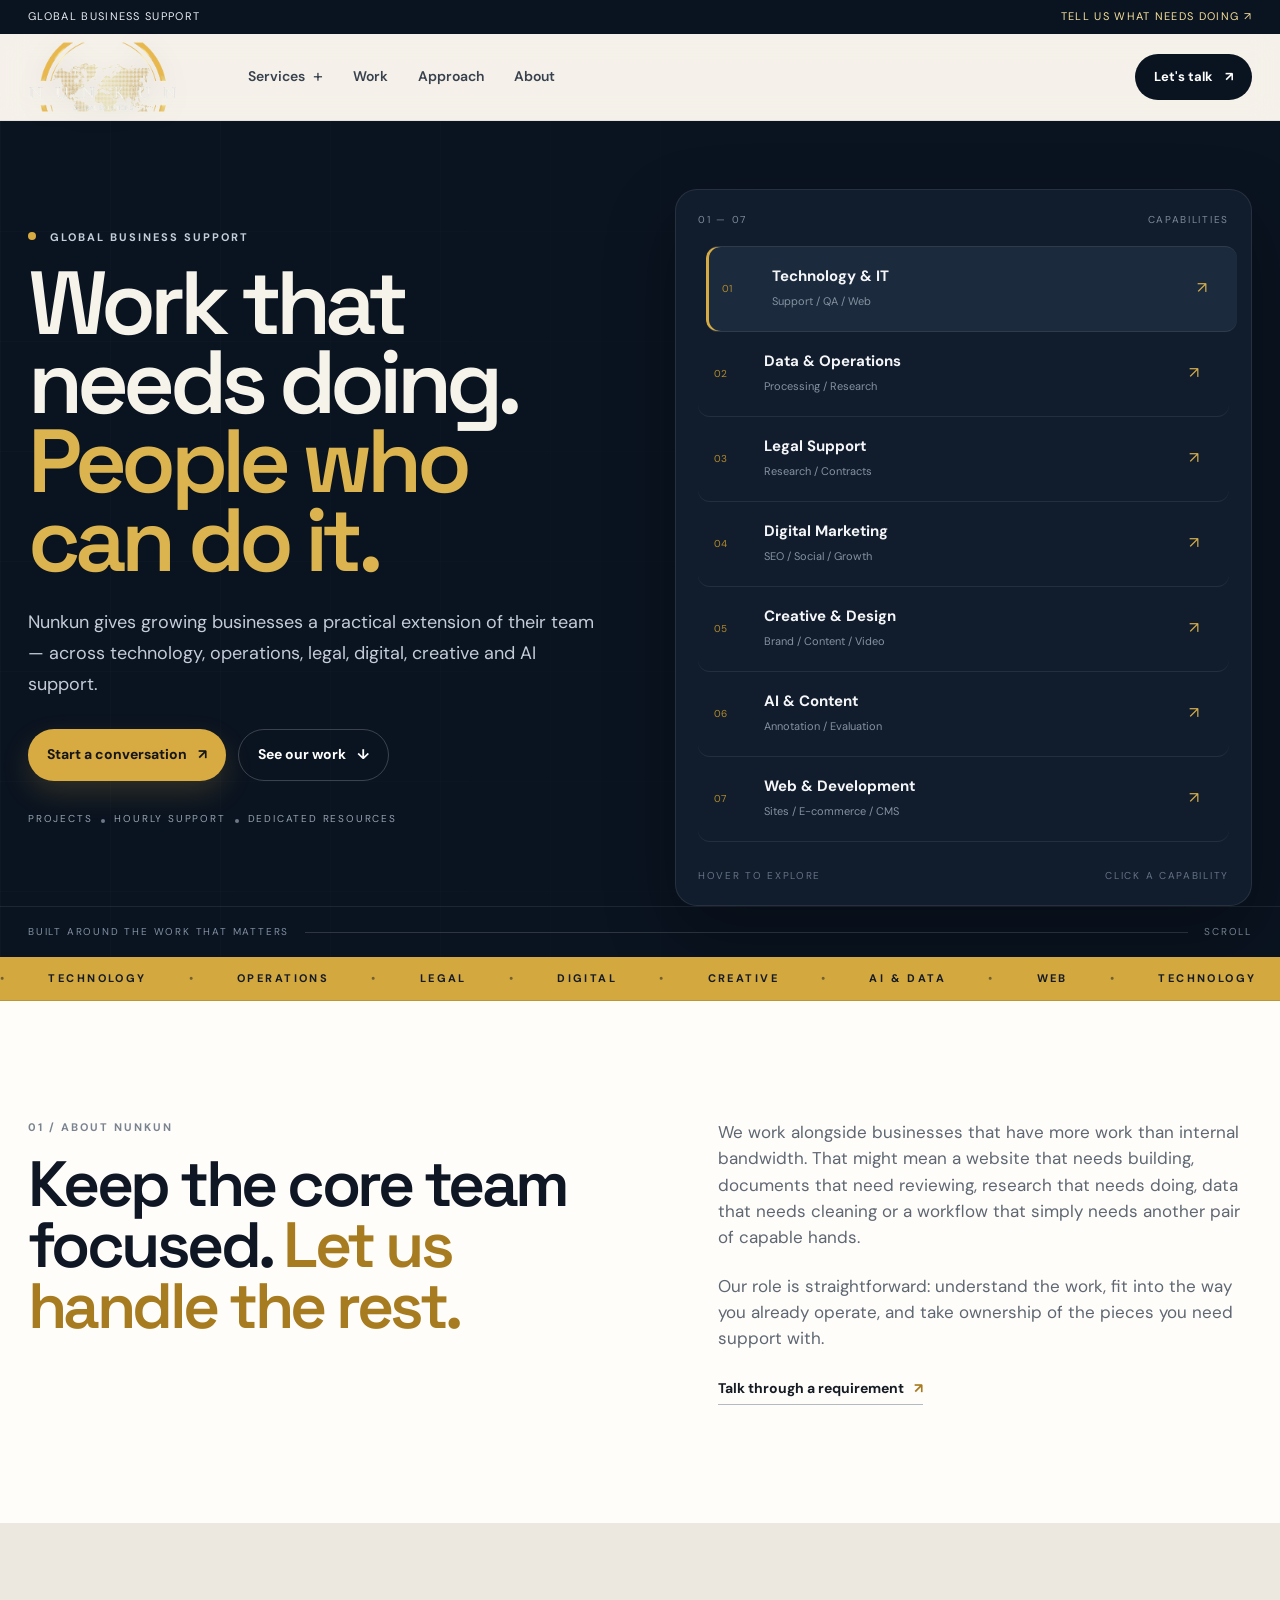
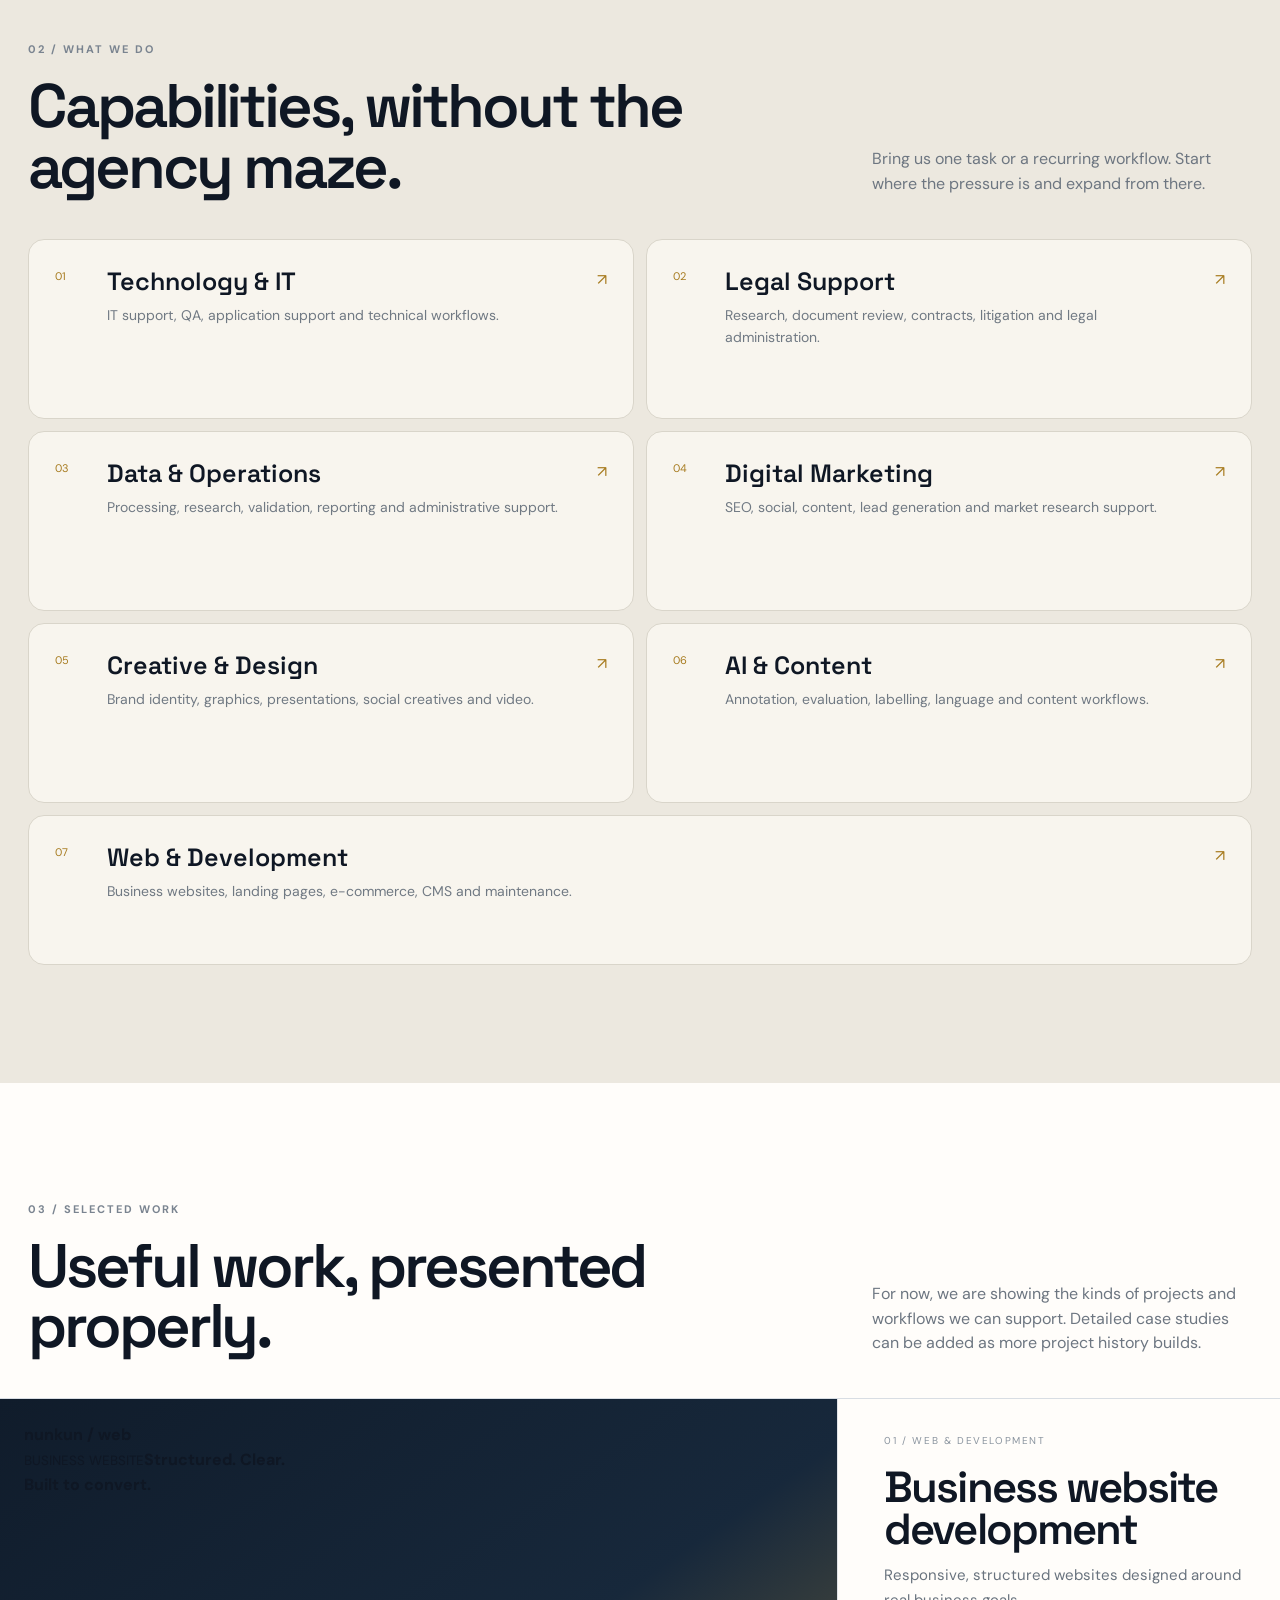
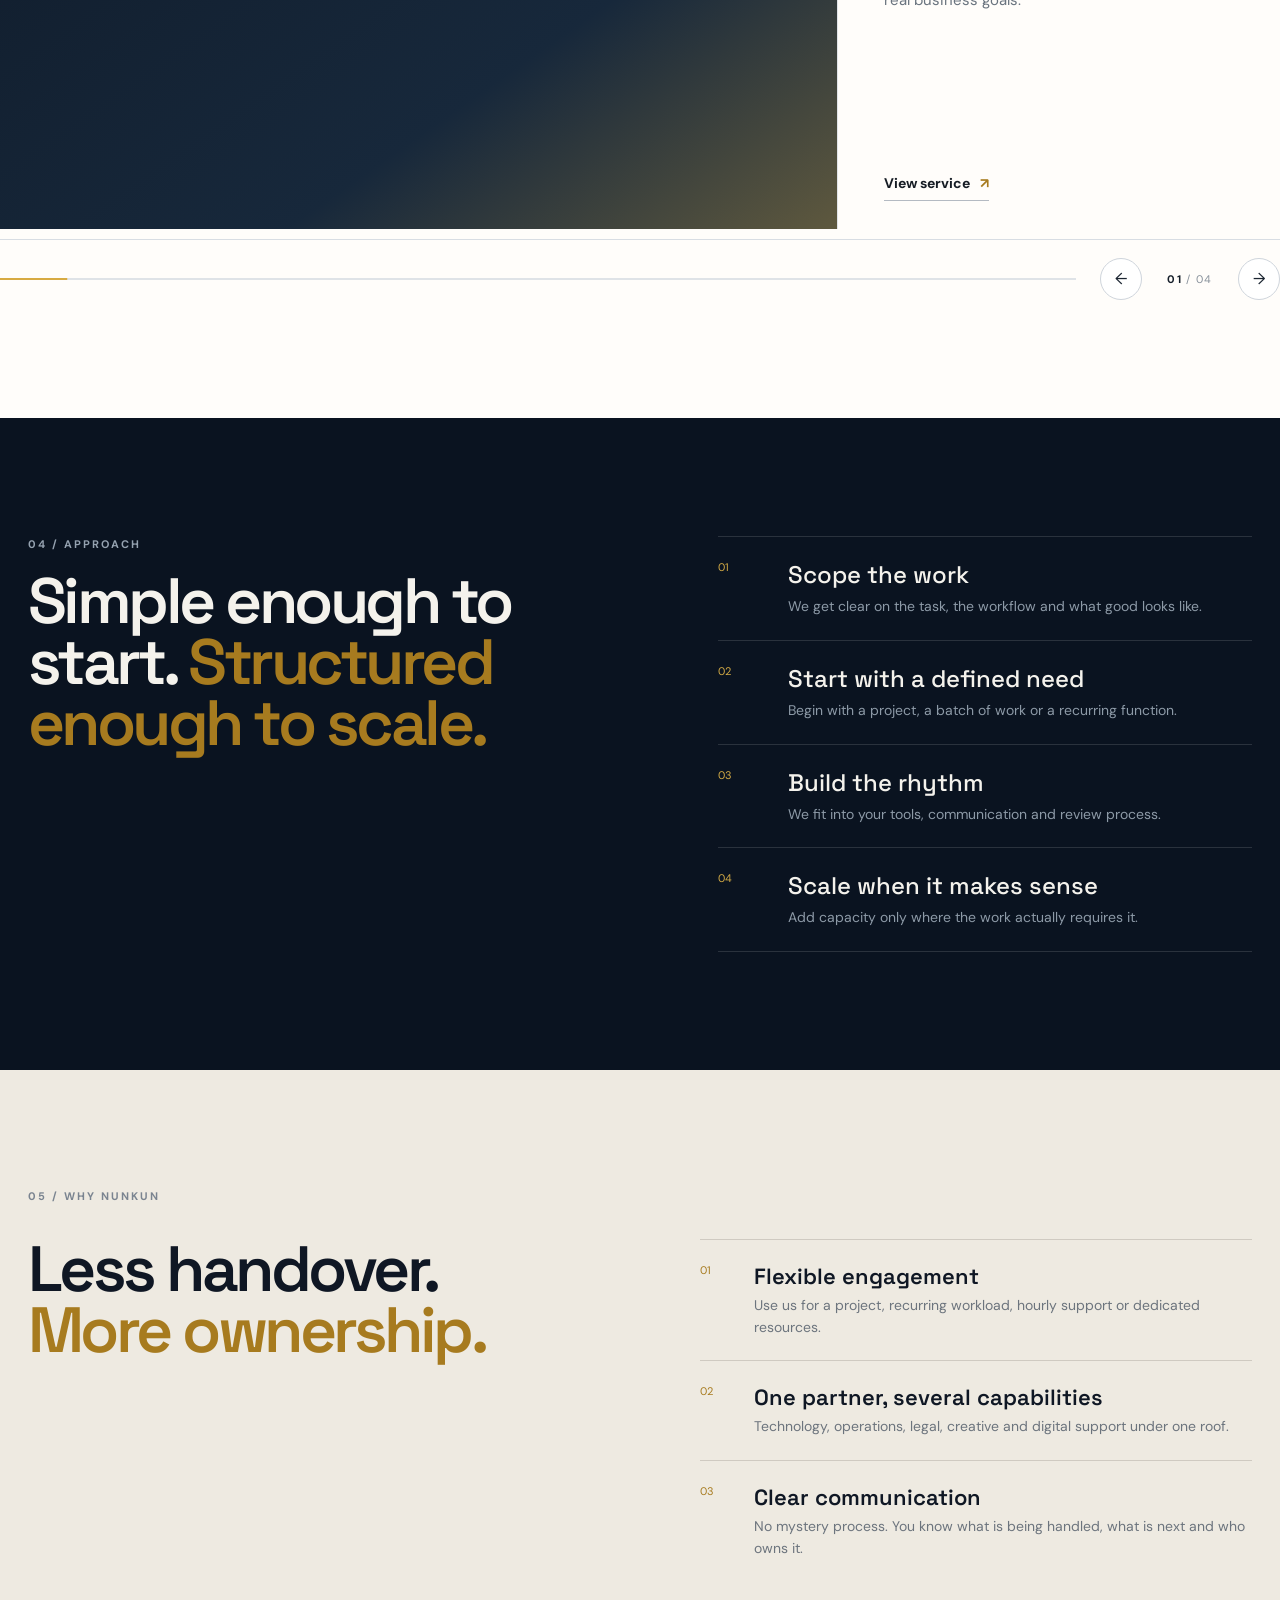
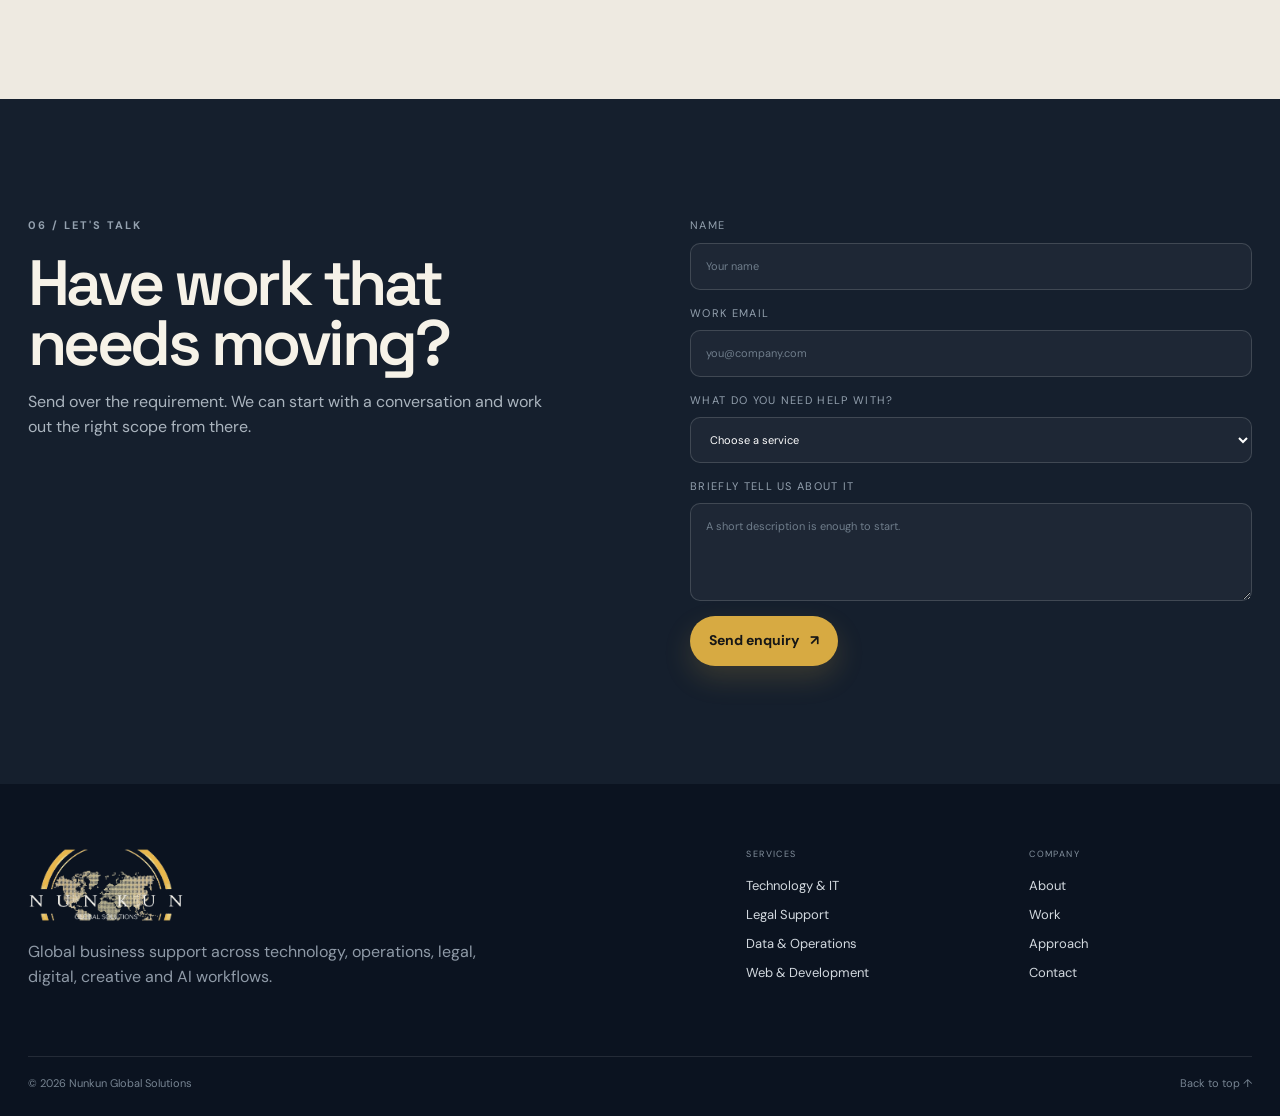
<file: index.html>
<!doctype html>
<html lang="en">
<head>
  <meta charset="utf-8">
  <meta name="viewport" content="width=device-width, initial-scale=1">
  <meta name="description" content="Nunkun Global Solutions helps businesses move important work forward across technology, legal, data, digital, creative and AI support.">
  <meta name="robots" content="index,follow,max-image-preview:large,max-snippet:-1,max-video-preview:-1">
  <meta name="author" content="Nunkun Global Solutions">
  <meta name="keywords" content="outsourcing, business support, IT support, legal support, data operations, digital marketing, web development, AI services, creative services">
  <link rel="canonical" href="https://nunkun-website-v1.vercel.app/">
  <meta property="og:type" content="website">
  <meta property="og:title" content="Nunkun Global Solutions | Business Support & Outsourcing">
  <meta property="og:description" content="A practical extension of your team across technology, legal, data, digital, creative and AI workflows.">
  <meta property="og:url" content="https://nunkun-website-v1.vercel.app/">
  <meta property="og:image" content="https://nunkun-website-v1.vercel.app/assets/nunkun-logo.webp">
  <meta property="og:site_name" content="Nunkun Global Solutions">
  <meta name="twitter:card" content="summary_large_image">
  <meta name="twitter:title" content="Nunkun Global Solutions | Business Support & Outsourcing">
  <meta name="twitter:description" content="Practical technology, legal, data, digital, creative and AI support for growing teams.">
  <title>Nunkun Global Solutions | Business Support & Outsourcing</title>
  <link rel="icon" href="assets/nunkun-logo.webp" type="image/webp">
  <link rel="preconnect" href="https://fonts.googleapis.com">
  <link rel="preconnect" href="https://fonts.gstatic.com" crossorigin>
  <link href="https://fonts.googleapis.com/css2?family=DM+Sans:wght@400;500;600;700&family=Space+Grotesk:wght@400;500;600;700&display=swap" rel="stylesheet">
  <link rel="stylesheet" href="styles.css">
  <script type="application/ld+json">
  {
    "@context":"https://schema.org",
    "@type":"Organization",
    "name":"Nunkun Global Solutions",
    "url":"https://nunkun-website-v1.vercel.app/",
    "logo":"https://nunkun-website-v1.vercel.app/assets/nunkun-logo.webp",
    "description":"Global business support and outsourcing across technology, legal, data, digital, creative and AI workflows.",
    "areaServed":"Worldwide"
  }
  </script>
  <script type="application/ld+json">
  {
    "@context":"https://schema.org",
    "@type":"Service",
    "serviceType":"Business Process Outsourcing and Business Support",
    "provider":{"@type":"Organization","name":"Nunkun Global Solutions"},
    "areaServed":"Worldwide",
    "hasOfferCatalog":{"@type":"OfferCatalog","name":"Nunkun Services","itemListElement":[
      {"@type":"Offer","itemOffered":{"@type":"Service","name":"Technology & IT Support"}},
      {"@type":"Offer","itemOffered":{"@type":"Service","name":"Legal Support"}},
      {"@type":"Offer","itemOffered":{"@type":"Service","name":"Data & Operations"}},
      {"@type":"Offer","itemOffered":{"@type":"Service","name":"Digital Marketing"}},
      {"@type":"Offer","itemOffered":{"@type":"Service","name":"Creative & Design"}},
      {"@type":"Offer","itemOffered":{"@type":"Service","name":"AI & Content"}},
      {"@type":"Offer","itemOffered":{"@type":"Service","name":"Web & Development"}}
    ]}
  }
  </script>
</head>
<body>
  <div class="announcement"><div class="container announcement-inner"><span>GLOBAL BUSINESS SUPPORT</span><a href="#contact">Tell us what needs doing <span>↗</span></a></div></div>
  <header class="site-header" id="top">
    <div class="container nav">
      <a class="brand" href="#top" aria-label="Nunkun Global Solutions home"><img src="assets/nunkun-header-logo-light.webp" alt="Nunkun Global Solutions"></a>
      <nav class="desktop-nav" aria-label="Primary navigation">
        <button class="services-trigger" type="button" aria-expanded="false" aria-controls="services-menu">Services <span>+</span></button>
        <a href="#work">Work</a><a href="#approach">Approach</a><a href="#about">About</a>
      </nav>
      <a class="nav-cta" href="#contact">Let's talk <span>↗</span></a>
      <button class="menu-btn" type="button" aria-label="Open menu" aria-expanded="false"><span></span><span></span></button>
    </div>
    <div class="services-menu" id="services-menu" aria-hidden="true">
      <div class="container mega-grid">
        <div class="mega-intro"><p class="eyebrow">SERVICES</p><h2>One team for the work you don't need to own in-house.</h2><a class="inline-link" href="#services">View all services <span>↗</span></a></div>
        <div class="mega-list">
          <a href="services/technology-it.html"><span>01</span><strong>Technology & IT</strong><small>IT support, QA, application support</small></a>
          <a href="services/legal-support.html"><span>02</span><strong>Legal Support</strong><small>Research, review, contracts, litigation support</small></a>
          <a href="services/data-operations.html"><span>03</span><strong>Data & Operations</strong><small>Processing, research, validation, administration</small></a>
          <a href="services/digital-marketing.html"><span>04</span><strong>Digital Marketing</strong><small>SEO, content, social, lead generation</small></a>
          <a href="services/creative-design.html"><span>05</span><strong>Creative & Design</strong><small>Branding, graphics, presentations, video</small></a>
          <a href="services/ai-data.html"><span>06</span><strong>AI & Content</strong><small>Annotation, evaluation, content, language</small></a>
          <a href="services/web-development.html"><span>07</span><strong>Web & Development</strong><small>Websites, e-commerce, CMS, maintenance</small></a>
        </div>
      </div>
    </div>
    <div class="mobile-menu" aria-hidden="true">
      <a href="#services">Services</a><a href="#work">Work</a><a href="#approach">Approach</a><a href="#about">About</a><a href="#contact">Contact</a>
      <details><summary>Service categories</summary><a href="services/technology-it.html">Technology & IT</a><a href="services/legal-support.html">Legal Support</a><a href="services/data-operations.html">Data & Operations</a><a href="services/digital-marketing.html">Digital Marketing</a><a href="services/creative-design.html">Creative & Design</a><a href="services/ai-data.html">AI & Content</a><a href="services/web-development.html">Web & Development</a></details>
    </div>
  </header>

  <main>
    <section class="hero" aria-labelledby="hero-title">
      <div class="container hero-grid">
        <div class="hero-copy reveal">
          <p class="eyebrow"><span class="dot"></span> GLOBAL BUSINESS SUPPORT</p>
          <h1 id="hero-title">Work that needs doing.<br><em>People who can do it.</em></h1>
          <p class="hero-lead">Nunkun gives growing businesses a practical extension of their team — across technology, operations, legal, digital, creative and AI support.</p>
          <div class="hero-actions"><a class="btn btn-primary" href="#contact">Start a conversation <span>↗</span></a><a class="btn btn-secondary" href="#work">See our work <span>↓</span></a></div>
          <div class="hero-meta"><span>PROJECTS</span><span>HOURLY SUPPORT</span><span>DEDICATED RESOURCES</span></div>
        </div>
        <div class="hero-panel reveal reveal-delay" aria-label="Nunkun capabilities overview">
          <div class="panel-top"><span>01 — 07</span><span>CAPABILITIES</span></div>
          <div class="service-rail" id="heroServices">
            <a class="service-item active" href="services/technology-it.html"><span class="num">01</span><div><strong>Technology & IT</strong><small>Support / QA / Web</small></div><span class="arrow">↗</span></a>
            <a class="service-item" href="services/data-operations.html"><span class="num">02</span><div><strong>Data & Operations</strong><small>Processing / Research</small></div><span class="arrow">↗</span></a>
            <a class="service-item" href="services/legal-support.html"><span class="num">03</span><div><strong>Legal Support</strong><small>Research / Contracts</small></div><span class="arrow">↗</span></a>
            <a class="service-item" href="services/digital-marketing.html"><span class="num">04</span><div><strong>Digital Marketing</strong><small>SEO / Social / Growth</small></div><span class="arrow">↗</span></a>
            <a class="service-item" href="services/creative-design.html"><span class="num">05</span><div><strong>Creative & Design</strong><small>Brand / Content / Video</small></div><span class="arrow">↗</span></a>
            <a class="service-item" href="services/ai-data.html"><span class="num">06</span><div><strong>AI & Content</strong><small>Annotation / Evaluation</small></div><span class="arrow">↗</span></a>
            <a class="service-item" href="services/web-development.html"><span class="num">07</span><div><strong>Web & Development</strong><small>Sites / E-commerce / CMS</small></div><span class="arrow">↗</span></a>
          </div>
          <div class="panel-foot"><span>Hover to explore</span><span>Click a capability</span></div>
        </div>
      </div>
      <div class="hero-bottom-line"><div class="container"><span>BUILT AROUND THE WORK THAT MATTERS</span><span class="line"></span><span>SCROLL</span></div></div>
    </section>

    <section class="marquee-strip" aria-hidden="true"><div class="marquee-track"><span>TECHNOLOGY</span><span>OPERATIONS</span><span>LEGAL</span><span>DIGITAL</span><span>CREATIVE</span><span>AI & DATA</span><span>WEB</span><span>TECHNOLOGY</span><span>OPERATIONS</span><span>LEGAL</span><span>DIGITAL</span><span>CREATIVE</span><span>AI & DATA</span><span>WEB</span></div></section>

    <section class="intro section" id="about">
      <div class="container two-col">
        <div><p class="eyebrow">01 / ABOUT NUNKUN</p><h2>Keep the core team focused. <em>Let us handle the rest.</em></h2></div>
        <div class="copy-column"><p>We work alongside businesses that have more work than internal bandwidth. That might mean a website that needs building, documents that need reviewing, research that needs doing, data that needs cleaning or a workflow that simply needs another pair of capable hands.</p><p>Our role is straightforward: understand the work, fit into the way you already operate, and take ownership of the pieces you need support with.</p><a class="inline-link" href="#contact">Talk through a requirement <span>↗</span></a></div>
      </div>
    </section>

    <section class="services section" id="services">
      <div class="container section-head"><div><p class="eyebrow">02 / WHAT WE DO</p><h2>Capabilities, without the agency maze.</h2></div><p>Bring us one task or a recurring workflow. Start where the pressure is and expand from there.</p></div>
      <div class="container service-grid">
        <a class="service-card" href="services/technology-it.html"><span>01</span><div><h3>Technology & IT</h3><p>IT support, QA, application support and technical workflows.</p></div><span class="card-arrow">↗</span></a>
        <a class="service-card" href="services/legal-support.html"><span>02</span><div><h3>Legal Support</h3><p>Research, document review, contracts, litigation and legal administration.</p></div><span class="card-arrow">↗</span></a>
        <a class="service-card" href="services/data-operations.html"><span>03</span><div><h3>Data & Operations</h3><p>Processing, research, validation, reporting and administrative support.</p></div><span class="card-arrow">↗</span></a>
        <a class="service-card" href="services/digital-marketing.html"><span>04</span><div><h3>Digital Marketing</h3><p>SEO, social, content, lead generation and market research support.</p></div><span class="card-arrow">↗</span></a>
        <a class="service-card" href="services/creative-design.html"><span>05</span><div><h3>Creative & Design</h3><p>Brand identity, graphics, presentations, social creatives and video.</p></div><span class="card-arrow">↗</span></a>
        <a class="service-card" href="services/ai-data.html"><span>06</span><div><h3>AI & Content</h3><p>Annotation, evaluation, labelling, language and content workflows.</p></div><span class="card-arrow">↗</span></a>
        <a class="service-card service-card-wide" href="services/web-development.html"><span>07</span><div><h3>Web & Development</h3><p>Business websites, landing pages, e-commerce, CMS and maintenance.</p></div><span class="card-arrow">↗</span></a>
      </div>
    </section>

    <section class="work section" id="work">
      <div class="container section-head"><div><p class="eyebrow">03 / SELECTED WORK</p><h2>Useful work, presented properly.</h2></div><p>For now, we are showing the kinds of projects and workflows we can support. Detailed case studies can be added as more project history builds.</p></div>
      <div class="work-slider" data-work-slider>
        <div class="work-viewport">
          <div class="work-track">
            <article class="work-slide is-active">
              <div class="work-visual work-visual-web"><div class="mock-browser"><div class="mock-bar"><span></span><span></span><span></span><b>nunkun / web</b></div><div class="mock-body"><small>BUSINESS WEBSITE</small><strong>Structured. Clear.<br>Built to convert.</strong><div class="mock-blocks"><i></i><i></i><i></i></div></div></div></div>
              <div class="work-slide-meta"><div><span>01 / WEB & DEVELOPMENT</span><h3>Business website development</h3><p>Responsive, structured websites designed around real business goals.</p></div><a class="inline-link" href="services/web-development.html">View service <span>↗</span></a></div>
            </article>
            <article class="work-slide">
              <div class="work-visual work-visual-legal"><div class="document-art"><div class="doc-header"><span>LEGAL RESEARCH</span><span>03</span></div><div class="doc-lines"><i></i><i></i><i class="short"></i><i></i><i class="short"></i><i></i></div><div class="doc-stamp">SUPPORT</div></div></div>
              <div class="work-slide-meta"><div><span>02 / LEGAL & OPERATIONS</span><h3>Research & document support</h3><p>Structured research, summaries and document workflows.</p></div><a class="inline-link" href="services/legal-support.html">View service <span>↗</span></a></div>
            </article>
            <article class="work-slide">
              <div class="work-visual work-visual-data"><div class="data-art"><div class="data-head"><span>DATA OPS</span><span>ACTIVE</span></div><div class="data-grid"> <i></i><i></i><i></i><i></i><i></i><i></i><i></i><i></i><i></i><i></i><i></i><i></i></div><div class="data-foot">VALIDATION · CLEANUP · REPORTING</div></div></div>
              <div class="work-slide-meta"><div><span>03 / DATA & BACK OFFICE</span><h3>Operational data support</h3><p>Processing, validation and research for recurring workflows.</p></div><a class="inline-link" href="services/data-operations.html">View service <span>↗</span></a></div>
            </article>
            <article class="work-slide">
              <div class="work-visual work-visual-creative"><div class="creative-art"><span>BRAND SYSTEM</span><b>SHAPES<br>THAT<br>WORK.</b><i></i><i></i><i></i></div></div>
              <div class="work-slide-meta"><div><span>04 / CREATIVE & DESIGN</span><h3>Brand & digital creative</h3><p>Identity systems, presentations, social assets and digital content.</p></div><a class="inline-link" href="services/creative-design.html">View service <span>↗</span></a></div>
            </article>
          </div>
        </div>
        <div class="work-controls">
          <div class="work-progress"><span class="work-progress-fill"></span></div>
          <div class="work-nav"><button type="button" class="work-arrow work-prev" aria-label="Previous project">←</button><span class="work-count"><b>01</b> / 04</span><button type="button" class="work-arrow work-next" aria-label="Next project">→</button></div>
        </div>
      </div>
    </section>

    <section class="approach section" id="approach">
      <div class="container two-col approach-grid"><div><p class="eyebrow">04 / APPROACH</p><h2>Simple enough to start. <em>Structured enough to scale.</em></h2></div><div class="steps"><div class="step"><span>01</span><div><h3>Scope the work</h3><p>We get clear on the task, the workflow and what good looks like.</p></div></div><div class="step"><span>02</span><div><h3>Start with a defined need</h3><p>Begin with a project, a batch of work or a recurring function.</p></div></div><div class="step"><span>03</span><div><h3>Build the rhythm</h3><p>We fit into your tools, communication and review process.</p></div></div><div class="step"><span>04</span><div><h3>Scale when it makes sense</h3><p>Add capacity only where the work actually requires it.</p></div></div></div></div>
    </section>

    <section class="why section"><div class="container"><p class="eyebrow">05 / WHY NUNKUN</p><div class="why-grid"><div><h2>Less handover.<br><em>More ownership.</em></h2></div><div class="why-list"><div><span>01</span><h3>Flexible engagement</h3><p>Use us for a project, recurring workload, hourly support or dedicated resources.</p></div><div><span>02</span><h3>One partner, several capabilities</h3><p>Technology, operations, legal, creative and digital support under one roof.</p></div><div><span>03</span><h3>Clear communication</h3><p>No mystery process. You know what is being handled, what is next and who owns it.</p></div></div></div></div></section>

    <section class="contact section" id="contact"><div class="container contact-box"><div><p class="eyebrow">06 / LET'S TALK</p><h2>Have work that needs moving?</h2><p>Send over the requirement. We can start with a conversation and work out the right scope from there.</p></div><form class="contact-form" action="mailto:hello@nunkun.com" method="post" enctype="text/plain"><label>Name<input name="name" type="text" placeholder="Your name" required></label><label>Work email<input name="email" type="email" placeholder="you@company.com" required></label><label>What do you need help with?<select name="service"><option>Choose a service</option><option>Technology & IT</option><option>Legal Support</option><option>Data & Operations</option><option>Digital Marketing</option><option>Creative & Design</option><option>AI & Content</option><option>Web & Development</option></select></label><label>Briefly tell us about it<textarea name="message" rows="4" placeholder="A short description is enough to start."></textarea></label><button class="btn btn-primary" type="submit">Send enquiry <span>↗</span></button></form></div></section>
  </main>

  <footer class="site-footer"><div class="container footer-top"><div><img src="assets/nunkun-header-logo-light.webp" alt="Nunkun Global Solutions" class="footer-logo"><p>Global business support across technology, operations, legal, digital, creative and AI workflows.</p></div><div class="footer-links"><div><span>SERVICES</span><a href="services/technology-it.html">Technology & IT</a><a href="services/legal-support.html">Legal Support</a><a href="services/data-operations.html">Data & Operations</a><a href="services/web-development.html">Web & Development</a></div><div><span>COMPANY</span><a href="#about">About</a><a href="#work">Work</a><a href="#approach">Approach</a><a href="#contact">Contact</a></div></div></div><div class="container footer-bottom"><span>© <span id="year"></span> Nunkun Global Solutions</span><a href="#top">Back to top ↑</a></div></footer>

  <script src="script.js"></script>
</body>
</html>
</file>
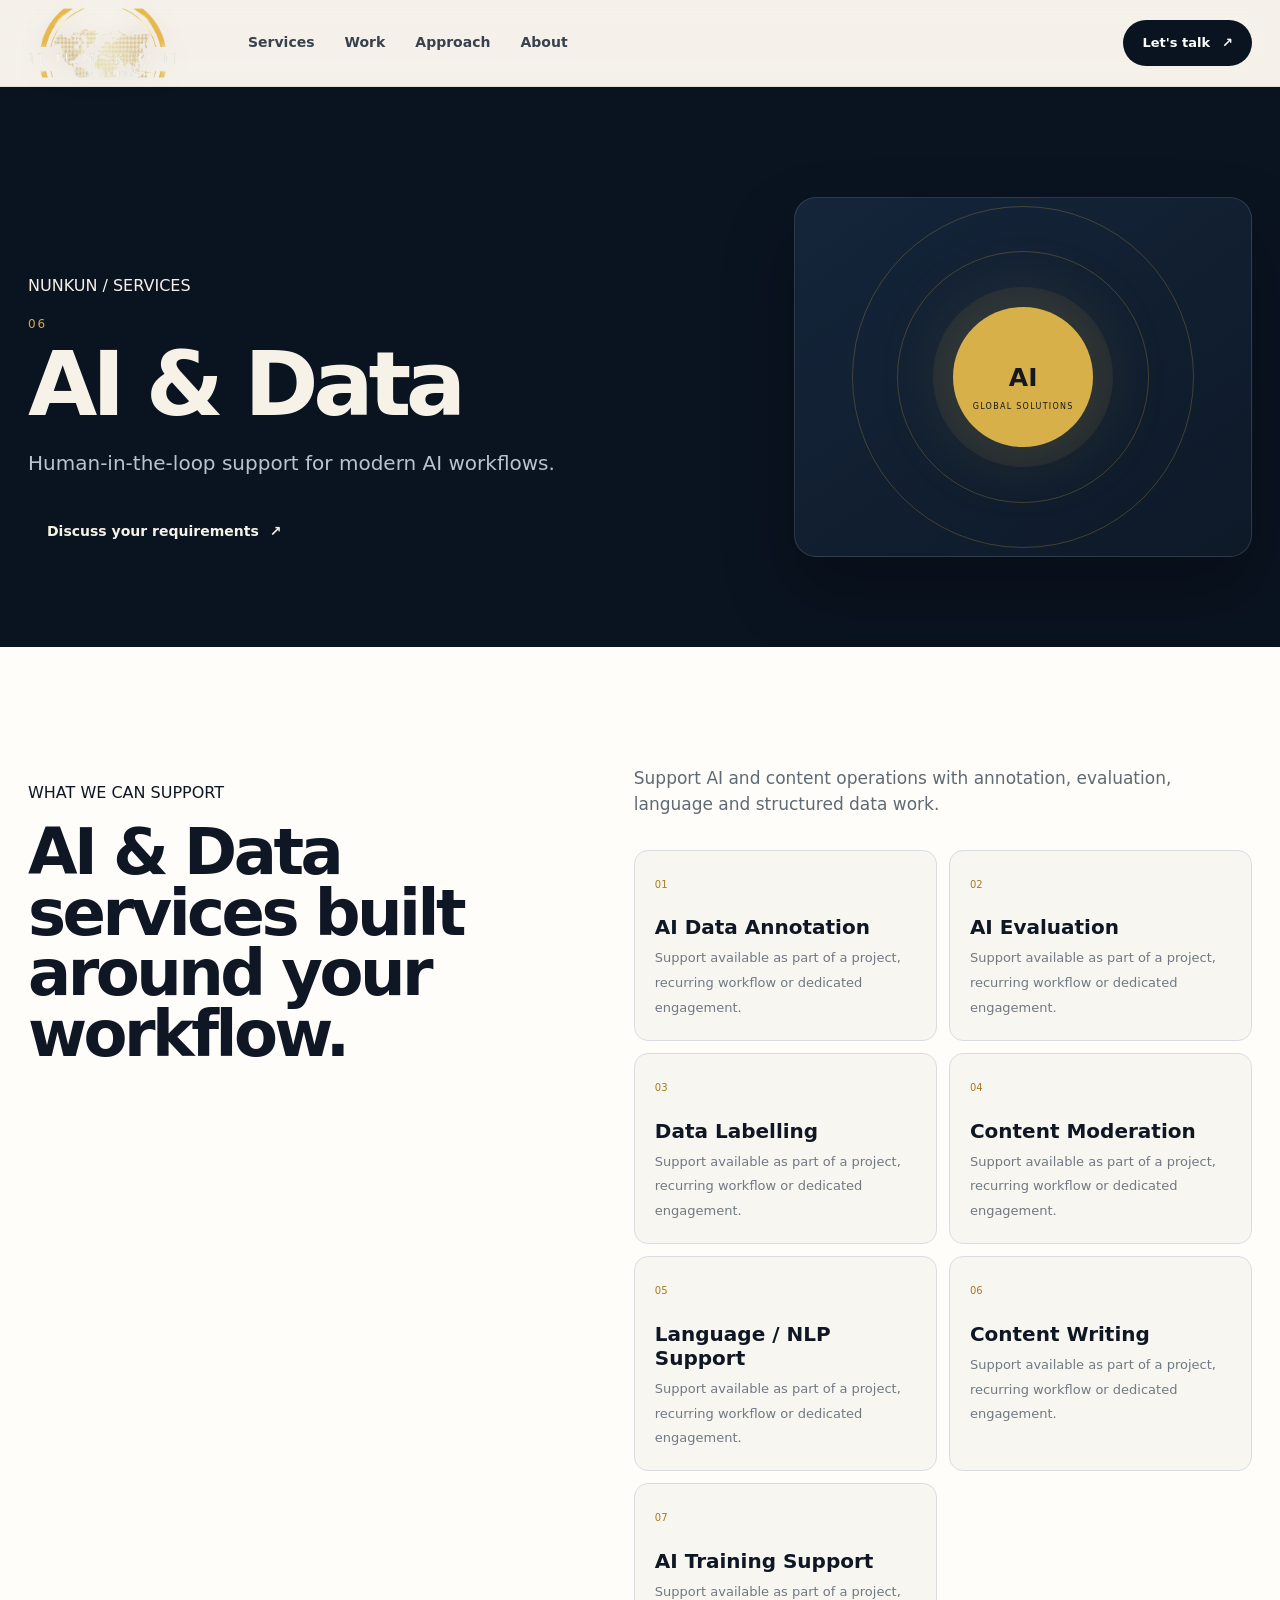
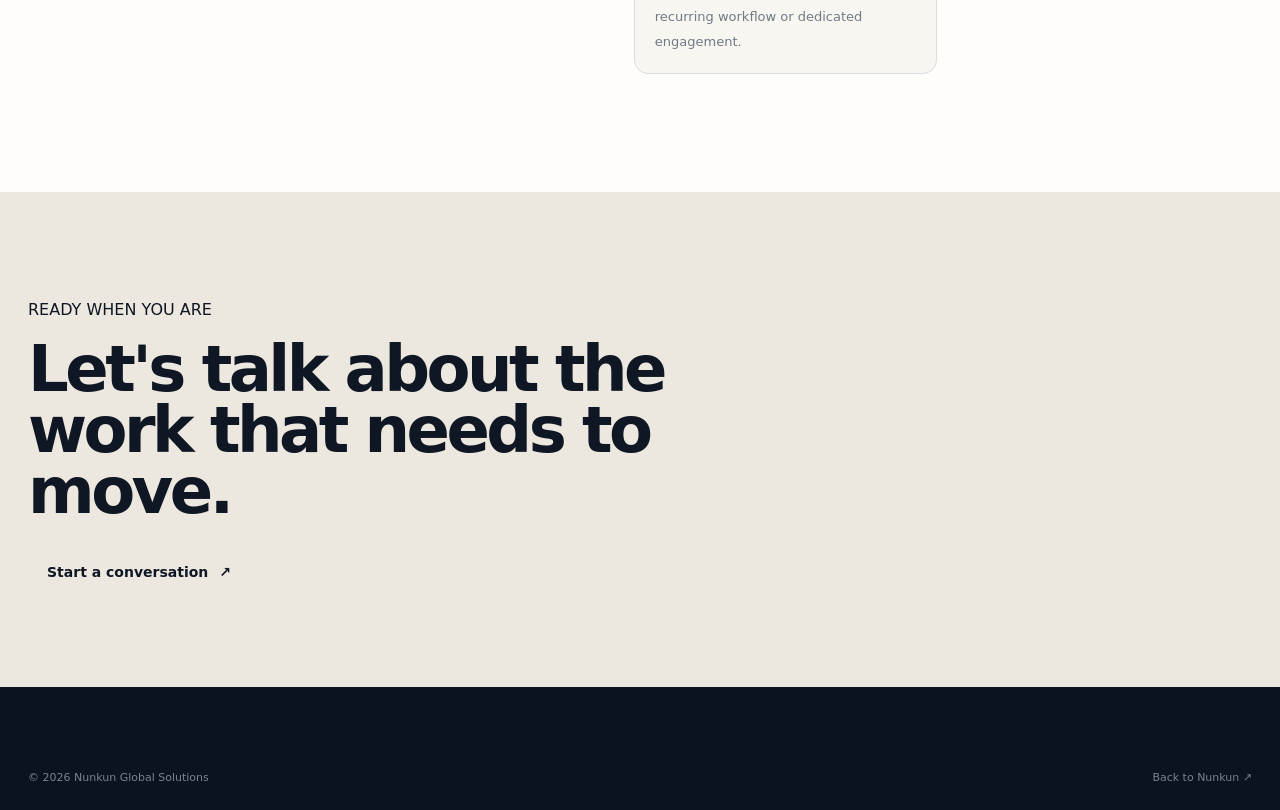
<file: services/ai-data.html>
<!doctype html><html lang="en"><head><meta charset="utf-8"><meta name="viewport" content="width=device-width, initial-scale=1"><meta name="robots" content="index,follow,max-image-preview:large,max-snippet:-1,max-video-preview:-1"><meta name="author" content="Nunkun Global Solutions"><title>AI & Data | Nunkun Global Solutions</title><meta name="description" content="Support AI and content operations with annotation, evaluation, language and structured data work."><link rel="canonical" href="https://nunkun-website-v1.vercel.app/services/ai-data.html"><meta property="og:type" content="website"><meta property="og:title" content="AI & Data | Nunkun Global Solutions"><meta property="og:description" content="Support AI and content operations with annotation, evaluation, language and structured data work."><meta property="og:url" content="https://nunkun-website-v1.vercel.app/services/ai-data.html"><meta property="og:image" content="https://nunkun-website-v1.vercel.app/assets/nunkun-logo.webp"><link rel="icon" href="../assets/nunkun-logo.webp" type="image/webp"><link rel="stylesheet" href="../styles.css"><link rel="stylesheet" href="../service-page.css"></head><body class="service-page"><header class="site-header service-header"><div class="container nav"><a class="brand" href="../index.html" aria-label="Nunkun Global Solutions home"><img src="../assets/nunkun-header-logo-light.webp" alt="Nunkun Global Solutions"></a><nav class="desktop-nav"><a href="../index.html#services">Services</a><a href="../index.html#work">Work</a><a href="../index.html#approach">Approach</a><a href="../index.html#about">About</a></nav><a class="nav-cta" href="../index.html#contact">Let's talk <span>↗</span></a></div></header><main><section class="service-hero"><div class="container service-hero-grid"><div><p class="kicker">NUNKUN / SERVICES</p><p class="service-number">06</p><h1>AI & Data</h1><p class="service-lead">Human-in-the-loop support for modern AI workflows.</p><a class="btn btn-gold" href="../index.html#contact">Discuss your requirements <span>↗</span></a></div><div class="service-orb"><div><span>AI</span><small>GLOBAL SOLUTIONS</small></div></div></div></section><section class="service-body section"><div class="container service-body-grid"><div><p class="kicker">WHAT WE CAN SUPPORT</p><h2>AI & Data services built around your workflow.</h2></div><div><p class="service-desc">Support AI and content operations with annotation, evaluation, language and structured data work.</p><div class="service-detail-grid"><div class="service-detail-card"><span>01</span><strong>AI Data Annotation</strong><em>Support available as part of a project, recurring workflow or dedicated engagement.</em></div><div class="service-detail-card"><span>02</span><strong>AI Evaluation</strong><em>Support available as part of a project, recurring workflow or dedicated engagement.</em></div><div class="service-detail-card"><span>03</span><strong>Data Labelling</strong><em>Support available as part of a project, recurring workflow or dedicated engagement.</em></div><div class="service-detail-card"><span>04</span><strong>Content Moderation</strong><em>Support available as part of a project, recurring workflow or dedicated engagement.</em></div><div class="service-detail-card"><span>05</span><strong>Language / NLP Support</strong><em>Support available as part of a project, recurring workflow or dedicated engagement.</em></div><div class="service-detail-card"><span>06</span><strong>Content Writing</strong><em>Support available as part of a project, recurring workflow or dedicated engagement.</em></div><div class="service-detail-card"><span>07</span><strong>AI Training Support</strong><em>Support available as part of a project, recurring workflow or dedicated engagement.</em></div></div></div></div></section><section class="service-cta"><div class="container"><p class="kicker">READY WHEN YOU ARE</p><h2>Let's talk about the work that needs to move.</h2><a class="btn btn-gold" href="../index.html#contact">Start a conversation <span>↗</span></a></div></section></main><footer class="site-footer"><div class="container footer-bottom"><span>© <span id="year"></span> Nunkun Global Solutions</span><a href="../index.html">Back to Nunkun ↗</a></div></footer><script>document.getElementById('year').textContent=new Date().getFullYear();</script></body></html>
</file>
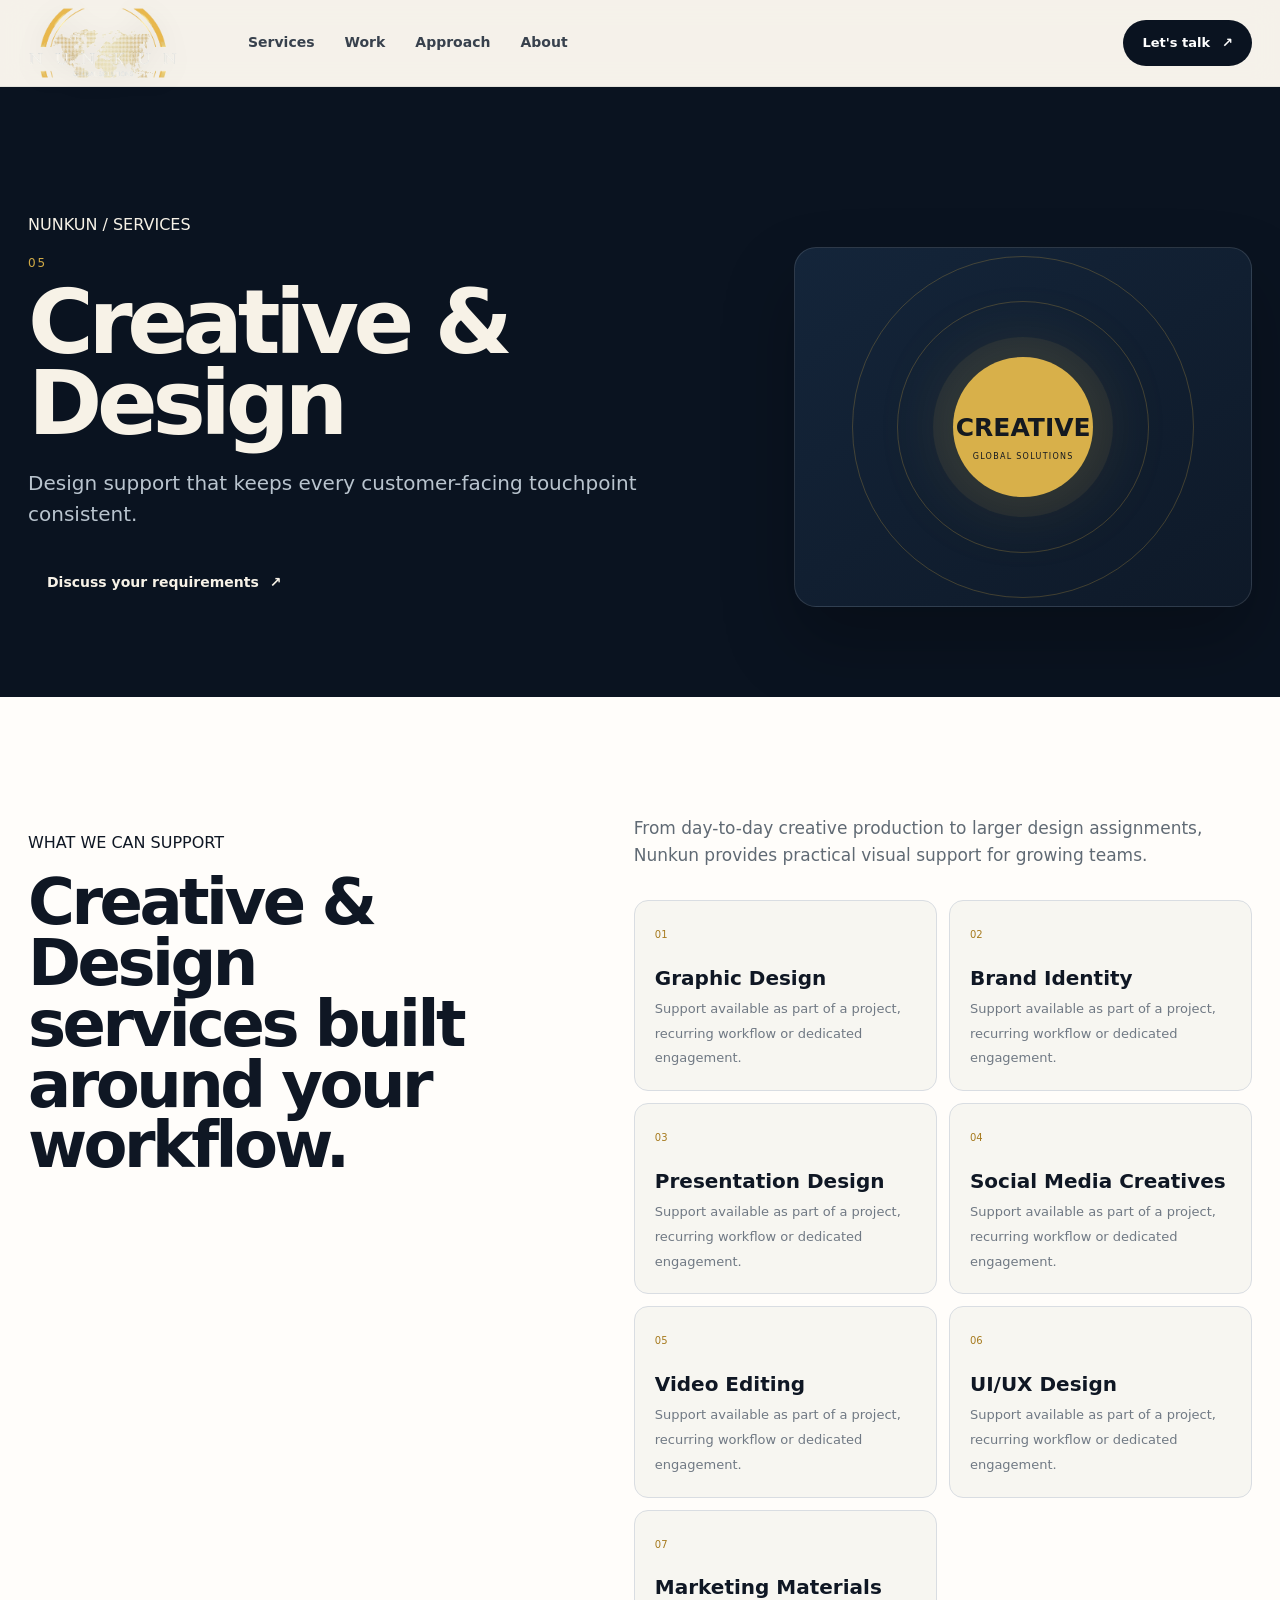
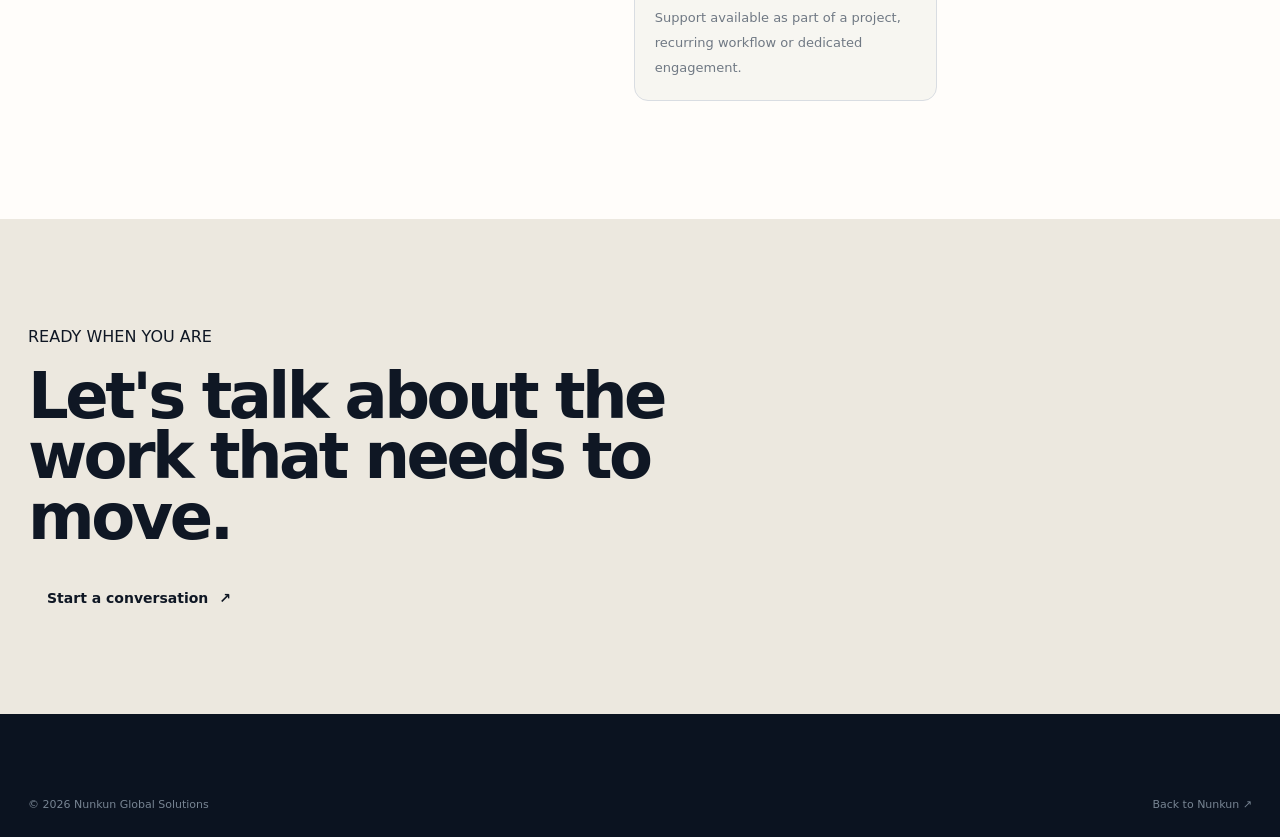
<file: services/creative-design.html>
<!doctype html><html lang="en"><head><meta charset="utf-8"><meta name="viewport" content="width=device-width, initial-scale=1"><meta name="robots" content="index,follow,max-image-preview:large,max-snippet:-1,max-video-preview:-1"><meta name="author" content="Nunkun Global Solutions"><title>Creative & Design | Nunkun Global Solutions</title><meta name="description" content="From day-to-day creative production to larger design assignments, Nunkun provides practical visual support for growing teams."><link rel="canonical" href="https://nunkun-website-v1.vercel.app/services/creative-design.html"><meta property="og:type" content="website"><meta property="og:title" content="Creative & Design | Nunkun Global Solutions"><meta property="og:description" content="From day-to-day creative production to larger design assignments, Nunkun provides practical visual support for growing teams."><meta property="og:url" content="https://nunkun-website-v1.vercel.app/services/creative-design.html"><meta property="og:image" content="https://nunkun-website-v1.vercel.app/assets/nunkun-logo.webp"><link rel="icon" href="../assets/nunkun-logo.webp" type="image/webp"><link rel="stylesheet" href="../styles.css"><link rel="stylesheet" href="../service-page.css"></head><body class="service-page"><header class="site-header service-header"><div class="container nav"><a class="brand" href="../index.html" aria-label="Nunkun Global Solutions home"><img src="../assets/nunkun-header-logo-light.webp" alt="Nunkun Global Solutions"></a><nav class="desktop-nav"><a href="../index.html#services">Services</a><a href="../index.html#work">Work</a><a href="../index.html#approach">Approach</a><a href="../index.html#about">About</a></nav><a class="nav-cta" href="../index.html#contact">Let's talk <span>↗</span></a></div></header><main><section class="service-hero"><div class="container service-hero-grid"><div><p class="kicker">NUNKUN / SERVICES</p><p class="service-number">05</p><h1>Creative & Design</h1><p class="service-lead">Design support that keeps every customer-facing touchpoint consistent.</p><a class="btn btn-gold" href="../index.html#contact">Discuss your requirements <span>↗</span></a></div><div class="service-orb"><div><span>CREATIVE</span><small>GLOBAL SOLUTIONS</small></div></div></div></section><section class="service-body section"><div class="container service-body-grid"><div><p class="kicker">WHAT WE CAN SUPPORT</p><h2>Creative & Design services built around your workflow.</h2></div><div><p class="service-desc">From day-to-day creative production to larger design assignments, Nunkun provides practical visual support for growing teams.</p><div class="service-detail-grid"><div class="service-detail-card"><span>01</span><strong>Graphic Design</strong><em>Support available as part of a project, recurring workflow or dedicated engagement.</em></div><div class="service-detail-card"><span>02</span><strong>Brand Identity</strong><em>Support available as part of a project, recurring workflow or dedicated engagement.</em></div><div class="service-detail-card"><span>03</span><strong>Presentation Design</strong><em>Support available as part of a project, recurring workflow or dedicated engagement.</em></div><div class="service-detail-card"><span>04</span><strong>Social Media Creatives</strong><em>Support available as part of a project, recurring workflow or dedicated engagement.</em></div><div class="service-detail-card"><span>05</span><strong>Video Editing</strong><em>Support available as part of a project, recurring workflow or dedicated engagement.</em></div><div class="service-detail-card"><span>06</span><strong>UI/UX Design</strong><em>Support available as part of a project, recurring workflow or dedicated engagement.</em></div><div class="service-detail-card"><span>07</span><strong>Marketing Materials</strong><em>Support available as part of a project, recurring workflow or dedicated engagement.</em></div></div></div></div></section><section class="service-cta"><div class="container"><p class="kicker">READY WHEN YOU ARE</p><h2>Let's talk about the work that needs to move.</h2><a class="btn btn-gold" href="../index.html#contact">Start a conversation <span>↗</span></a></div></section></main><footer class="site-footer"><div class="container footer-bottom"><span>© <span id="year"></span> Nunkun Global Solutions</span><a href="../index.html">Back to Nunkun ↗</a></div></footer><script>document.getElementById('year').textContent=new Date().getFullYear();</script></body></html>
</file>
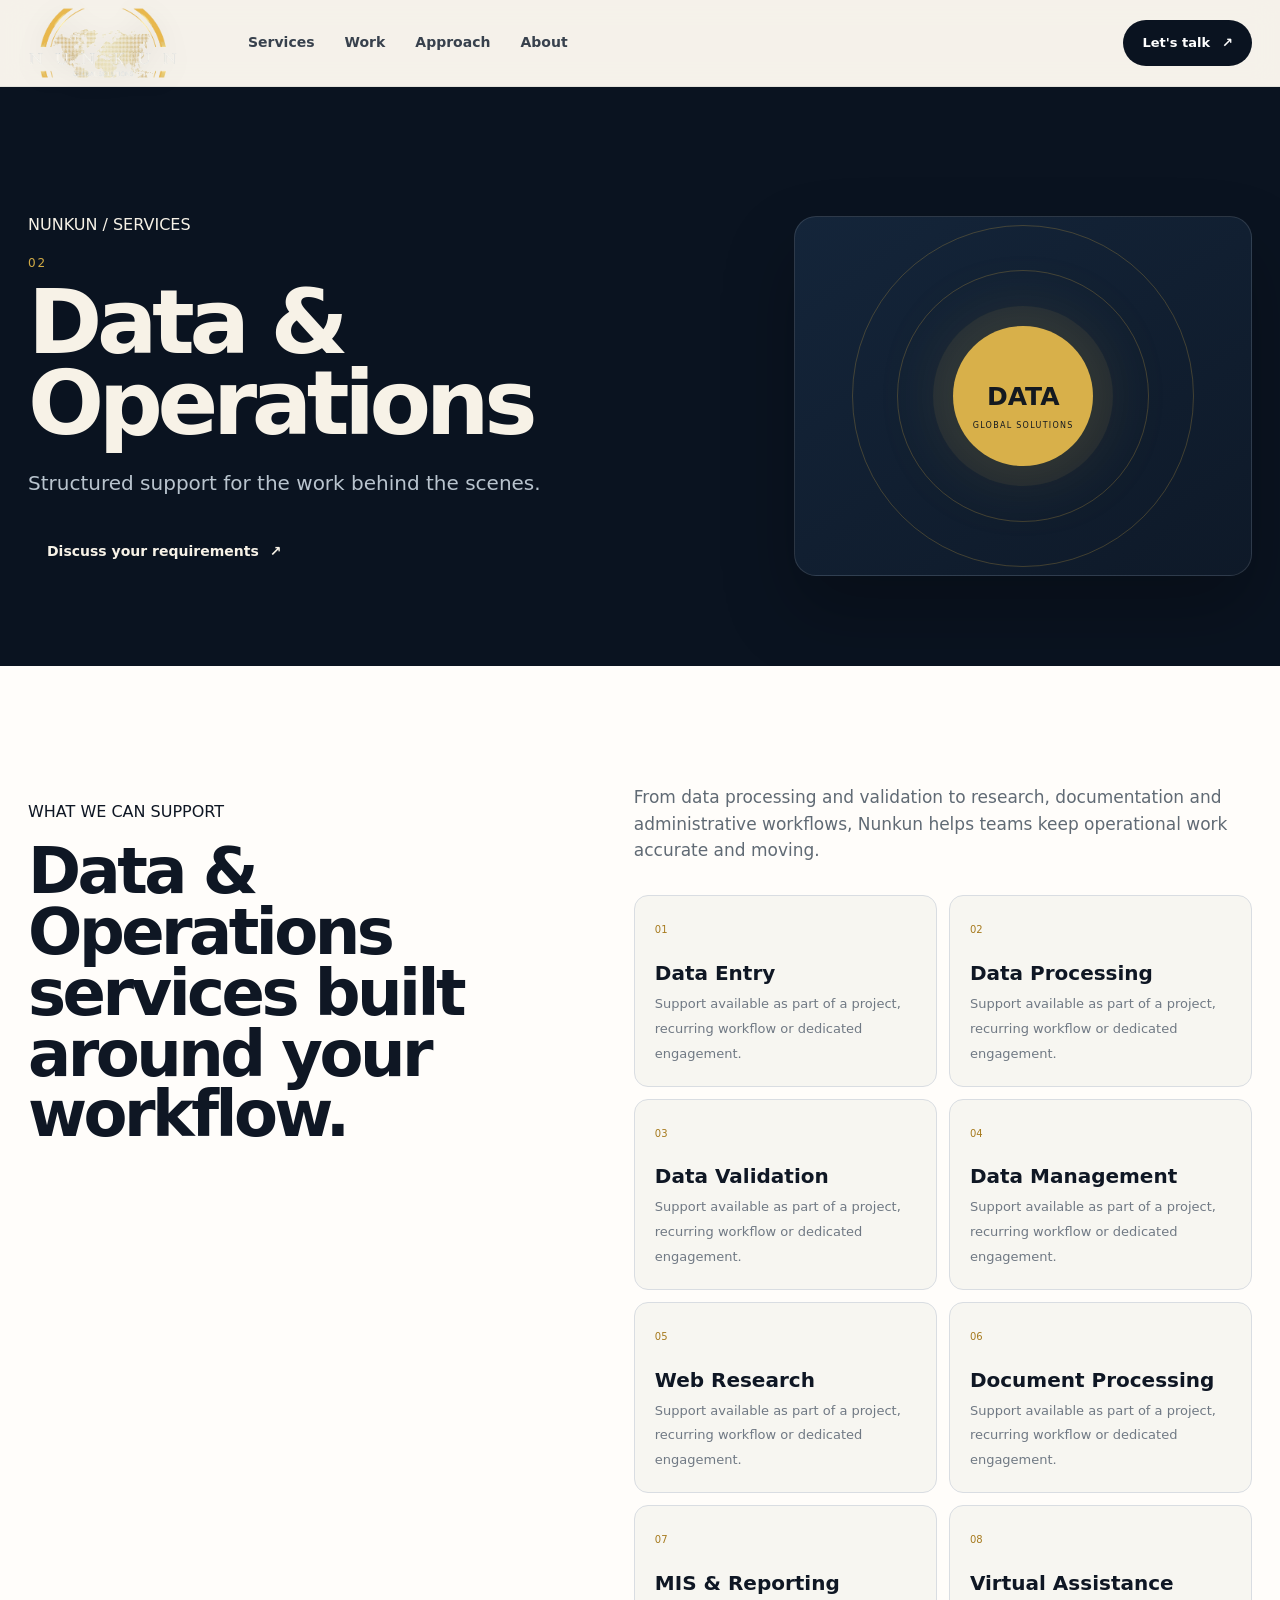
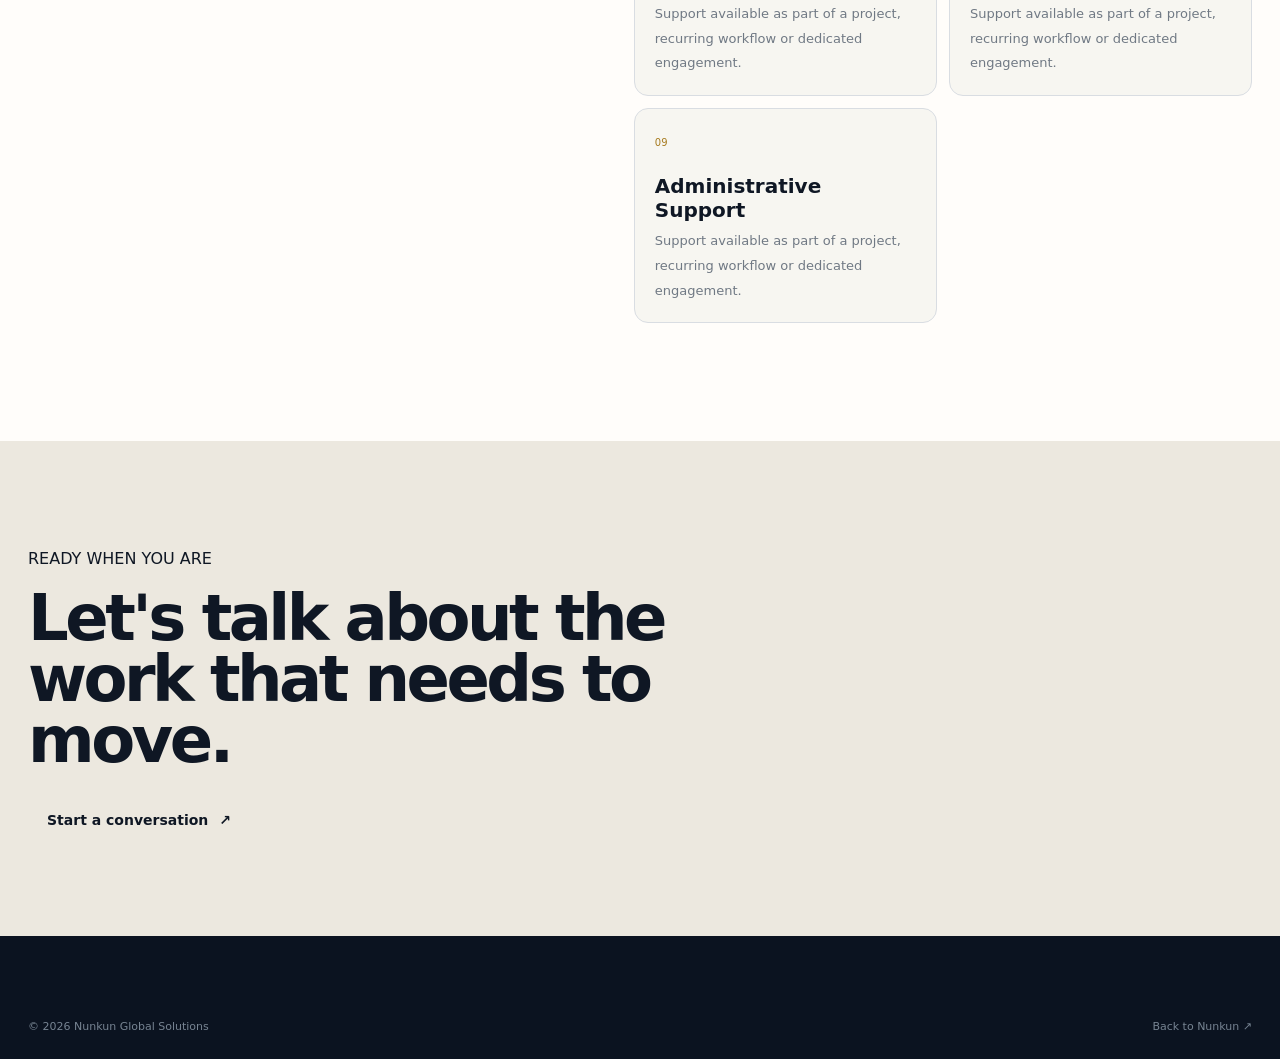
<file: services/data-operations.html>
<!doctype html><html lang="en"><head><meta charset="utf-8"><meta name="viewport" content="width=device-width, initial-scale=1"><meta name="robots" content="index,follow,max-image-preview:large,max-snippet:-1,max-video-preview:-1"><meta name="author" content="Nunkun Global Solutions"><title>Data & Operations | Nunkun Global Solutions</title><meta name="description" content="From data processing and validation to research, documentation and administrative workflows, Nunkun helps teams keep operational work accurate and moving."><link rel="canonical" href="https://nunkun-website-v1.vercel.app/services/data-operations.html"><meta property="og:type" content="website"><meta property="og:title" content="Data & Operations | Nunkun Global Solutions"><meta property="og:description" content="From data processing and validation to research, documentation and administrative workflows, Nunkun helps teams keep operational work accurate and moving."><meta property="og:url" content="https://nunkun-website-v1.vercel.app/services/data-operations.html"><meta property="og:image" content="https://nunkun-website-v1.vercel.app/assets/nunkun-logo.webp"><link rel="icon" href="../assets/nunkun-logo.webp" type="image/webp"><link rel="stylesheet" href="../styles.css"><link rel="stylesheet" href="../service-page.css"></head><body class="service-page"><header class="site-header service-header"><div class="container nav"><a class="brand" href="../index.html" aria-label="Nunkun Global Solutions home"><img src="../assets/nunkun-header-logo-light.webp" alt="Nunkun Global Solutions"></a><nav class="desktop-nav"><a href="../index.html#services">Services</a><a href="../index.html#work">Work</a><a href="../index.html#approach">Approach</a><a href="../index.html#about">About</a></nav><a class="nav-cta" href="../index.html#contact">Let's talk <span>↗</span></a></div></header><main><section class="service-hero"><div class="container service-hero-grid"><div><p class="kicker">NUNKUN / SERVICES</p><p class="service-number">02</p><h1>Data & Operations</h1><p class="service-lead">Structured support for the work behind the scenes.</p><a class="btn btn-gold" href="../index.html#contact">Discuss your requirements <span>↗</span></a></div><div class="service-orb"><div><span>DATA</span><small>GLOBAL SOLUTIONS</small></div></div></div></section><section class="service-body section"><div class="container service-body-grid"><div><p class="kicker">WHAT WE CAN SUPPORT</p><h2>Data & Operations services built around your workflow.</h2></div><div><p class="service-desc">From data processing and validation to research, documentation and administrative workflows, Nunkun helps teams keep operational work accurate and moving.</p><div class="service-detail-grid"><div class="service-detail-card"><span>01</span><strong>Data Entry</strong><em>Support available as part of a project, recurring workflow or dedicated engagement.</em></div><div class="service-detail-card"><span>02</span><strong>Data Processing</strong><em>Support available as part of a project, recurring workflow or dedicated engagement.</em></div><div class="service-detail-card"><span>03</span><strong>Data Validation</strong><em>Support available as part of a project, recurring workflow or dedicated engagement.</em></div><div class="service-detail-card"><span>04</span><strong>Data Management</strong><em>Support available as part of a project, recurring workflow or dedicated engagement.</em></div><div class="service-detail-card"><span>05</span><strong>Web Research</strong><em>Support available as part of a project, recurring workflow or dedicated engagement.</em></div><div class="service-detail-card"><span>06</span><strong>Document Processing</strong><em>Support available as part of a project, recurring workflow or dedicated engagement.</em></div><div class="service-detail-card"><span>07</span><strong>MIS & Reporting</strong><em>Support available as part of a project, recurring workflow or dedicated engagement.</em></div><div class="service-detail-card"><span>08</span><strong>Virtual Assistance</strong><em>Support available as part of a project, recurring workflow or dedicated engagement.</em></div><div class="service-detail-card"><span>09</span><strong>Administrative Support</strong><em>Support available as part of a project, recurring workflow or dedicated engagement.</em></div></div></div></div></section><section class="service-cta"><div class="container"><p class="kicker">READY WHEN YOU ARE</p><h2>Let's talk about the work that needs to move.</h2><a class="btn btn-gold" href="../index.html#contact">Start a conversation <span>↗</span></a></div></section></main><footer class="site-footer"><div class="container footer-bottom"><span>© <span id="year"></span> Nunkun Global Solutions</span><a href="../index.html">Back to Nunkun ↗</a></div></footer><script>document.getElementById('year').textContent=new Date().getFullYear();</script></body></html>
</file>
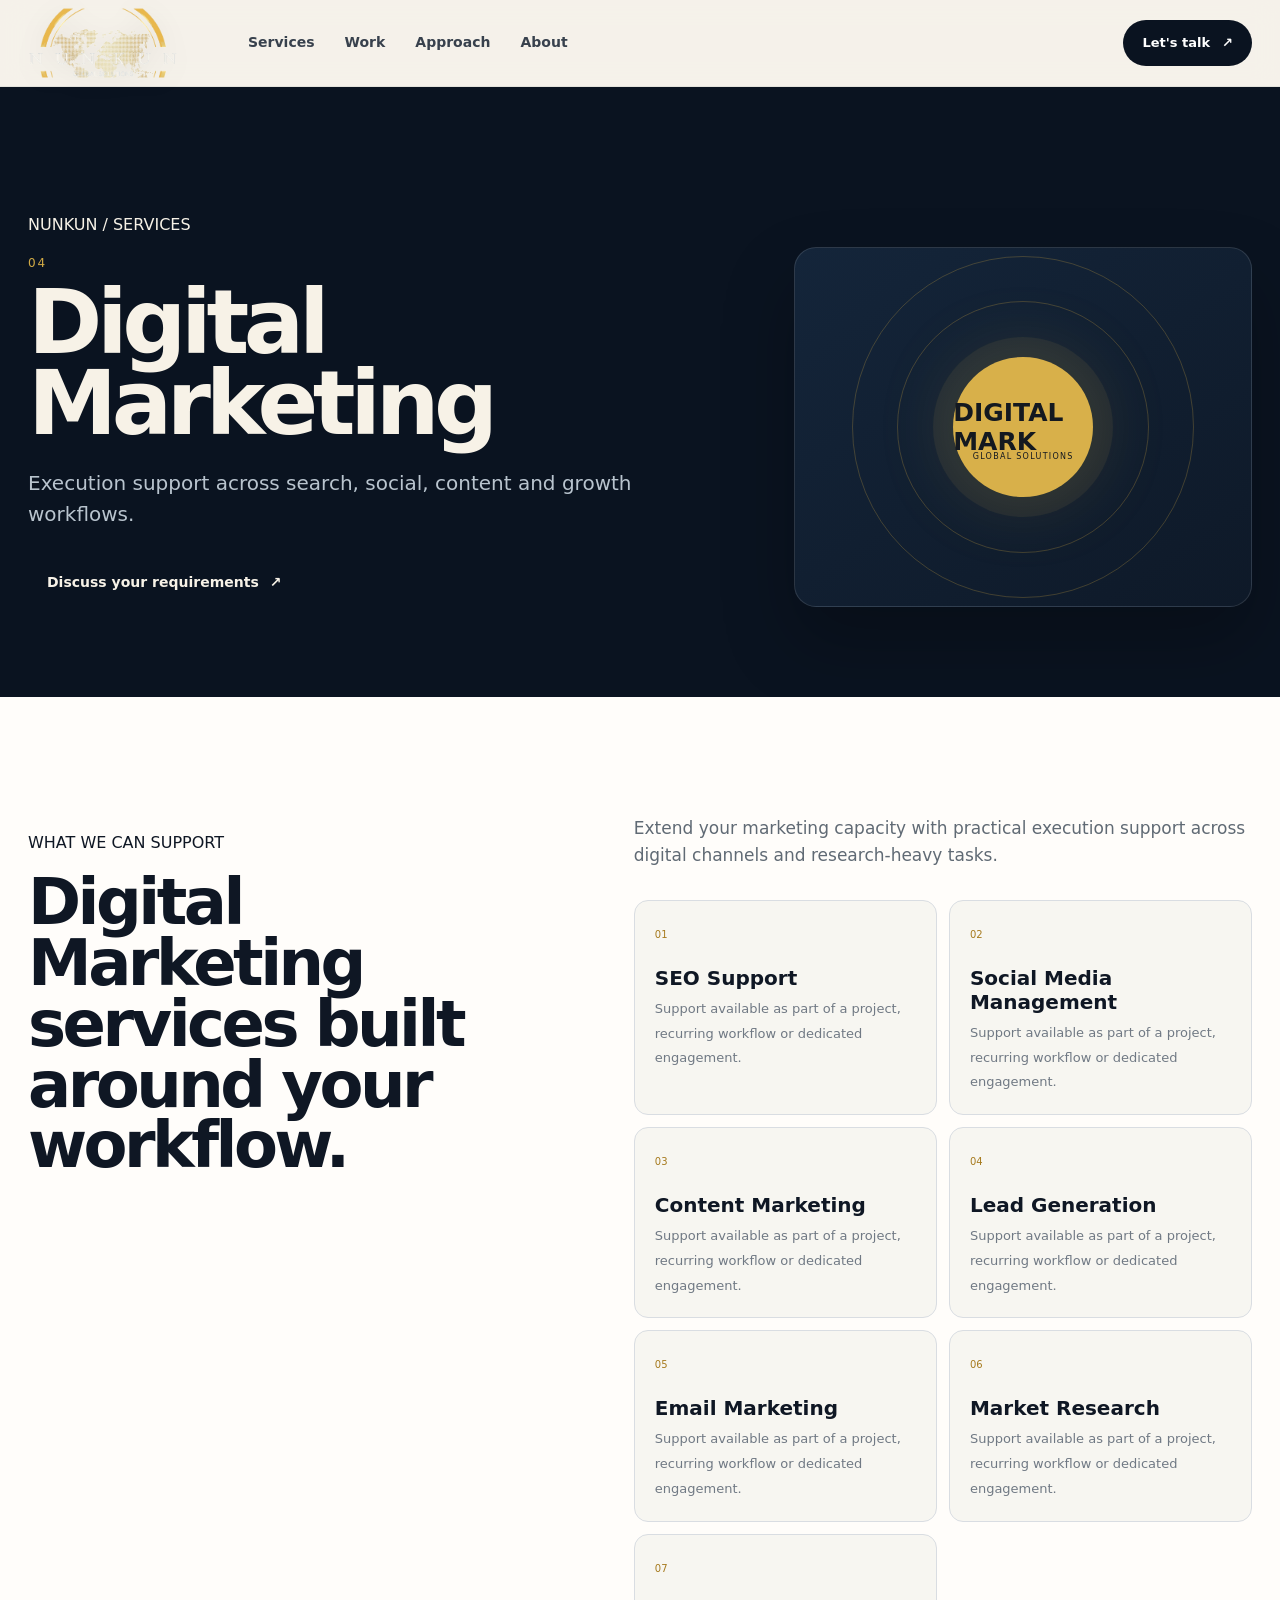
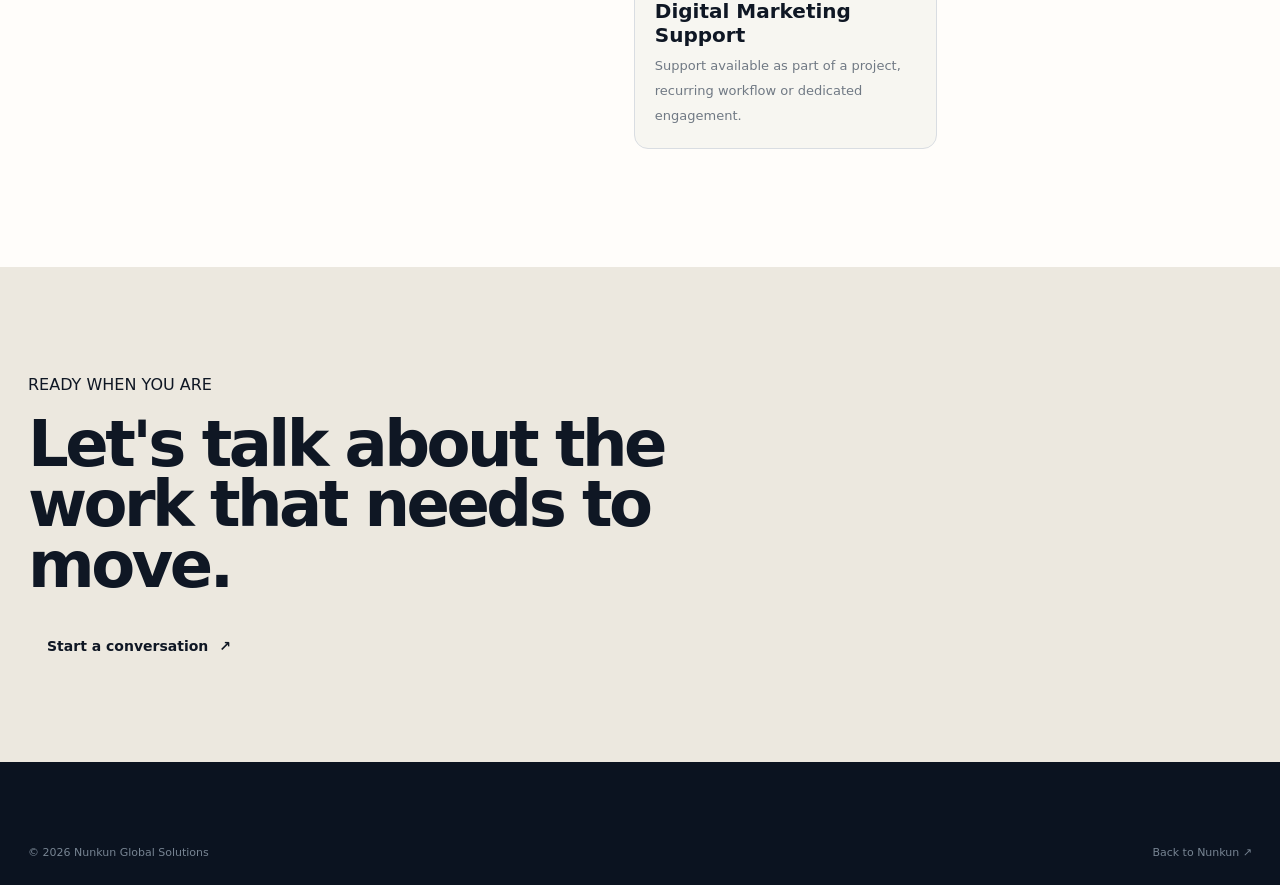
<file: services/digital-marketing.html>
<!doctype html><html lang="en"><head><meta charset="utf-8"><meta name="viewport" content="width=device-width, initial-scale=1"><meta name="robots" content="index,follow,max-image-preview:large,max-snippet:-1,max-video-preview:-1"><meta name="author" content="Nunkun Global Solutions"><title>Digital Marketing | Nunkun Global Solutions</title><meta name="description" content="Extend your marketing capacity with practical execution support across digital channels and research-heavy tasks."><link rel="canonical" href="https://nunkun-website-v1.vercel.app/services/digital-marketing.html"><meta property="og:type" content="website"><meta property="og:title" content="Digital Marketing | Nunkun Global Solutions"><meta property="og:description" content="Extend your marketing capacity with practical execution support across digital channels and research-heavy tasks."><meta property="og:url" content="https://nunkun-website-v1.vercel.app/services/digital-marketing.html"><meta property="og:image" content="https://nunkun-website-v1.vercel.app/assets/nunkun-logo.webp"><link rel="icon" href="../assets/nunkun-logo.webp" type="image/webp"><link rel="stylesheet" href="../styles.css"><link rel="stylesheet" href="../service-page.css"></head><body class="service-page"><header class="site-header service-header"><div class="container nav"><a class="brand" href="../index.html" aria-label="Nunkun Global Solutions home"><img src="../assets/nunkun-header-logo-light.webp" alt="Nunkun Global Solutions"></a><nav class="desktop-nav"><a href="../index.html#services">Services</a><a href="../index.html#work">Work</a><a href="../index.html#approach">Approach</a><a href="../index.html#about">About</a></nav><a class="nav-cta" href="../index.html#contact">Let's talk <span>↗</span></a></div></header><main><section class="service-hero"><div class="container service-hero-grid"><div><p class="kicker">NUNKUN / SERVICES</p><p class="service-number">04</p><h1>Digital Marketing</h1><p class="service-lead">Execution support across search, social, content and growth workflows.</p><a class="btn btn-gold" href="../index.html#contact">Discuss your requirements <span>↗</span></a></div><div class="service-orb"><div><span>DIGITAL MARK</span><small>GLOBAL SOLUTIONS</small></div></div></div></section><section class="service-body section"><div class="container service-body-grid"><div><p class="kicker">WHAT WE CAN SUPPORT</p><h2>Digital Marketing services built around your workflow.</h2></div><div><p class="service-desc">Extend your marketing capacity with practical execution support across digital channels and research-heavy tasks.</p><div class="service-detail-grid"><div class="service-detail-card"><span>01</span><strong>SEO Support</strong><em>Support available as part of a project, recurring workflow or dedicated engagement.</em></div><div class="service-detail-card"><span>02</span><strong>Social Media Management</strong><em>Support available as part of a project, recurring workflow or dedicated engagement.</em></div><div class="service-detail-card"><span>03</span><strong>Content Marketing</strong><em>Support available as part of a project, recurring workflow or dedicated engagement.</em></div><div class="service-detail-card"><span>04</span><strong>Lead Generation</strong><em>Support available as part of a project, recurring workflow or dedicated engagement.</em></div><div class="service-detail-card"><span>05</span><strong>Email Marketing</strong><em>Support available as part of a project, recurring workflow or dedicated engagement.</em></div><div class="service-detail-card"><span>06</span><strong>Market Research</strong><em>Support available as part of a project, recurring workflow or dedicated engagement.</em></div><div class="service-detail-card"><span>07</span><strong>Digital Marketing Support</strong><em>Support available as part of a project, recurring workflow or dedicated engagement.</em></div></div></div></div></section><section class="service-cta"><div class="container"><p class="kicker">READY WHEN YOU ARE</p><h2>Let's talk about the work that needs to move.</h2><a class="btn btn-gold" href="../index.html#contact">Start a conversation <span>↗</span></a></div></section></main><footer class="site-footer"><div class="container footer-bottom"><span>© <span id="year"></span> Nunkun Global Solutions</span><a href="../index.html">Back to Nunkun ↗</a></div></footer><script>document.getElementById('year').textContent=new Date().getFullYear();</script></body></html>
</file>
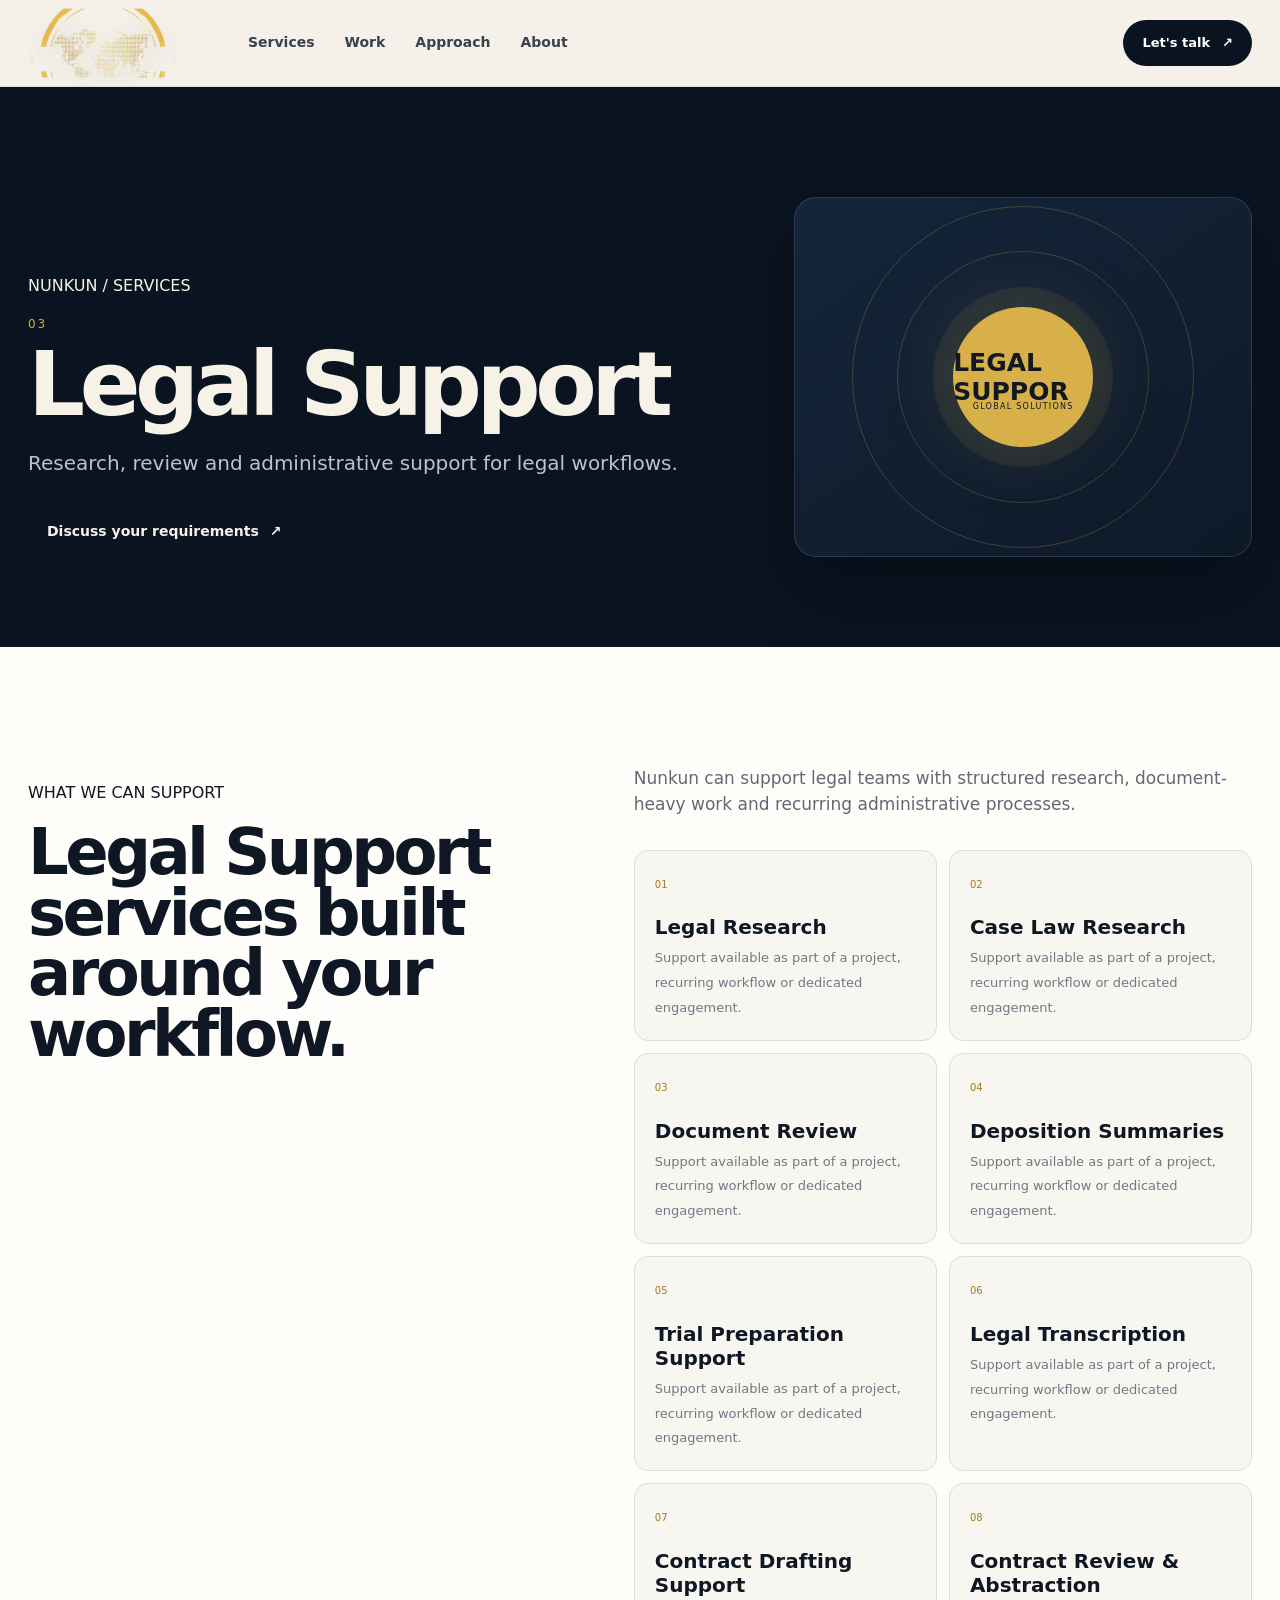
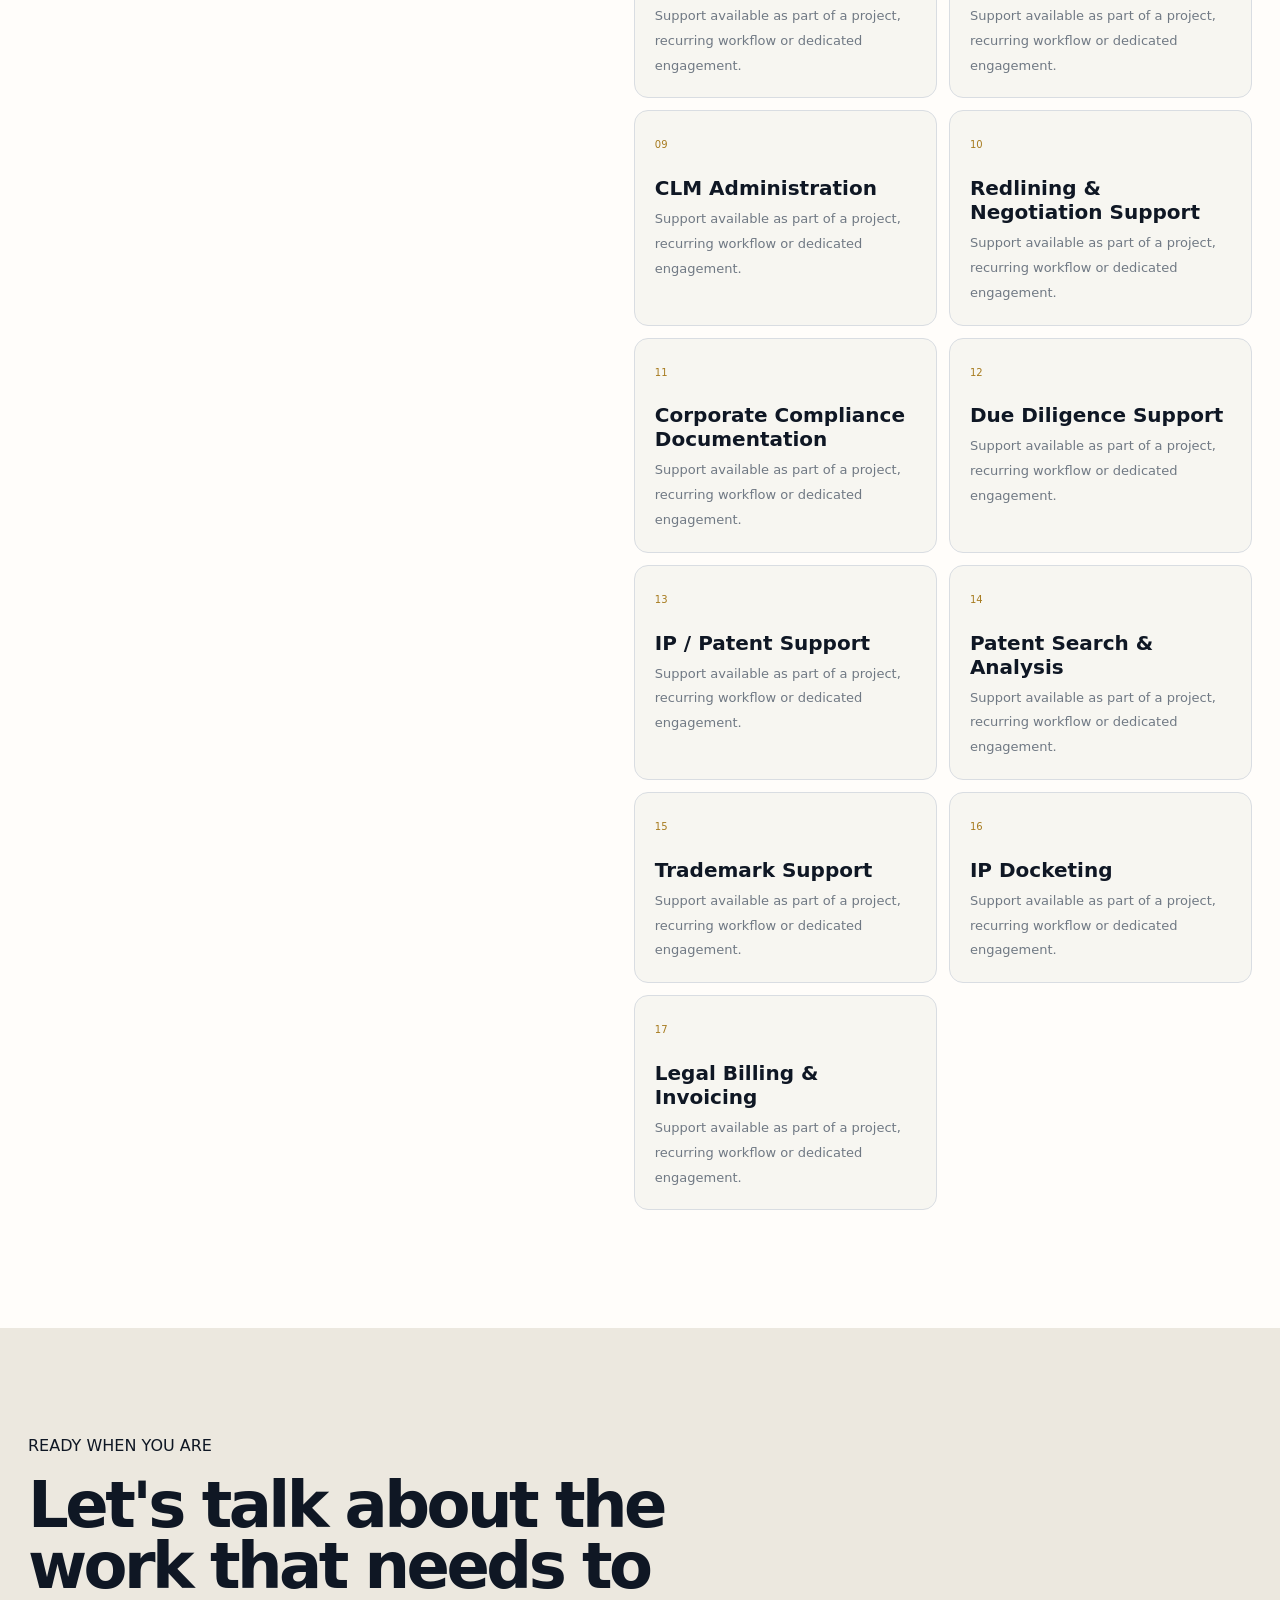
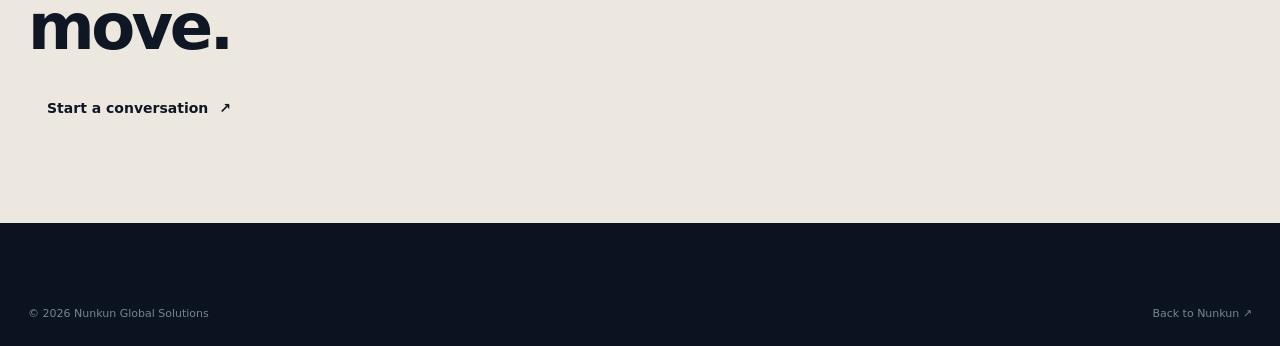
<file: services/legal-support.html>
<!doctype html><html lang="en"><head><meta charset="utf-8"><meta name="viewport" content="width=device-width, initial-scale=1"><meta name="robots" content="index,follow,max-image-preview:large,max-snippet:-1,max-video-preview:-1"><meta name="author" content="Nunkun Global Solutions"><title>Legal Support | Nunkun Global Solutions</title><meta name="description" content="Nunkun can support legal teams with structured research, document-heavy work and recurring administrative processes."><link rel="canonical" href="https://nunkun-website-v1.vercel.app/services/legal-support.html"><meta property="og:type" content="website"><meta property="og:title" content="Legal Support | Nunkun Global Solutions"><meta property="og:description" content="Nunkun can support legal teams with structured research, document-heavy work and recurring administrative processes."><meta property="og:url" content="https://nunkun-website-v1.vercel.app/services/legal-support.html"><meta property="og:image" content="https://nunkun-website-v1.vercel.app/assets/nunkun-logo.webp"><link rel="icon" href="../assets/nunkun-logo.webp" type="image/webp"><link rel="stylesheet" href="../styles.css"><link rel="stylesheet" href="../service-page.css"></head><body class="service-page"><header class="site-header service-header"><div class="container nav"><a class="brand" href="../index.html" aria-label="Nunkun Global Solutions home"><img src="../assets/nunkun-header-logo-light.webp" alt="Nunkun Global Solutions"></a><nav class="desktop-nav"><a href="../index.html#services">Services</a><a href="../index.html#work">Work</a><a href="../index.html#approach">Approach</a><a href="../index.html#about">About</a></nav><a class="nav-cta" href="../index.html#contact">Let's talk <span>↗</span></a></div></header><main><section class="service-hero"><div class="container service-hero-grid"><div><p class="kicker">NUNKUN / SERVICES</p><p class="service-number">03</p><h1>Legal Support</h1><p class="service-lead">Research, review and administrative support for legal workflows.</p><a class="btn btn-gold" href="../index.html#contact">Discuss your requirements <span>↗</span></a></div><div class="service-orb"><div><span>LEGAL SUPPOR</span><small>GLOBAL SOLUTIONS</small></div></div></div></section><section class="service-body section"><div class="container service-body-grid"><div><p class="kicker">WHAT WE CAN SUPPORT</p><h2>Legal Support services built around your workflow.</h2></div><div><p class="service-desc">Nunkun can support legal teams with structured research, document-heavy work and recurring administrative processes.</p><div class="service-detail-grid"><div class="service-detail-card"><span>01</span><strong>Legal Research</strong><em>Support available as part of a project, recurring workflow or dedicated engagement.</em></div><div class="service-detail-card"><span>02</span><strong>Case Law Research</strong><em>Support available as part of a project, recurring workflow or dedicated engagement.</em></div><div class="service-detail-card"><span>03</span><strong>Document Review</strong><em>Support available as part of a project, recurring workflow or dedicated engagement.</em></div><div class="service-detail-card"><span>04</span><strong>Deposition Summaries</strong><em>Support available as part of a project, recurring workflow or dedicated engagement.</em></div><div class="service-detail-card"><span>05</span><strong>Trial Preparation Support</strong><em>Support available as part of a project, recurring workflow or dedicated engagement.</em></div><div class="service-detail-card"><span>06</span><strong>Legal Transcription</strong><em>Support available as part of a project, recurring workflow or dedicated engagement.</em></div><div class="service-detail-card"><span>07</span><strong>Contract Drafting Support</strong><em>Support available as part of a project, recurring workflow or dedicated engagement.</em></div><div class="service-detail-card"><span>08</span><strong>Contract Review & Abstraction</strong><em>Support available as part of a project, recurring workflow or dedicated engagement.</em></div><div class="service-detail-card"><span>09</span><strong>CLM Administration</strong><em>Support available as part of a project, recurring workflow or dedicated engagement.</em></div><div class="service-detail-card"><span>10</span><strong>Redlining & Negotiation Support</strong><em>Support available as part of a project, recurring workflow or dedicated engagement.</em></div><div class="service-detail-card"><span>11</span><strong>Corporate Compliance Documentation</strong><em>Support available as part of a project, recurring workflow or dedicated engagement.</em></div><div class="service-detail-card"><span>12</span><strong>Due Diligence Support</strong><em>Support available as part of a project, recurring workflow or dedicated engagement.</em></div><div class="service-detail-card"><span>13</span><strong>IP / Patent Support</strong><em>Support available as part of a project, recurring workflow or dedicated engagement.</em></div><div class="service-detail-card"><span>14</span><strong>Patent Search & Analysis</strong><em>Support available as part of a project, recurring workflow or dedicated engagement.</em></div><div class="service-detail-card"><span>15</span><strong>Trademark Support</strong><em>Support available as part of a project, recurring workflow or dedicated engagement.</em></div><div class="service-detail-card"><span>16</span><strong>IP Docketing</strong><em>Support available as part of a project, recurring workflow or dedicated engagement.</em></div><div class="service-detail-card"><span>17</span><strong>Legal Billing & Invoicing</strong><em>Support available as part of a project, recurring workflow or dedicated engagement.</em></div></div></div></div></section><section class="service-cta"><div class="container"><p class="kicker">READY WHEN YOU ARE</p><h2>Let's talk about the work that needs to move.</h2><a class="btn btn-gold" href="../index.html#contact">Start a conversation <span>↗</span></a></div></section></main><footer class="site-footer"><div class="container footer-bottom"><span>© <span id="year"></span> Nunkun Global Solutions</span><a href="../index.html">Back to Nunkun ↗</a></div></footer><script>document.getElementById('year').textContent=new Date().getFullYear();</script></body></html>
</file>
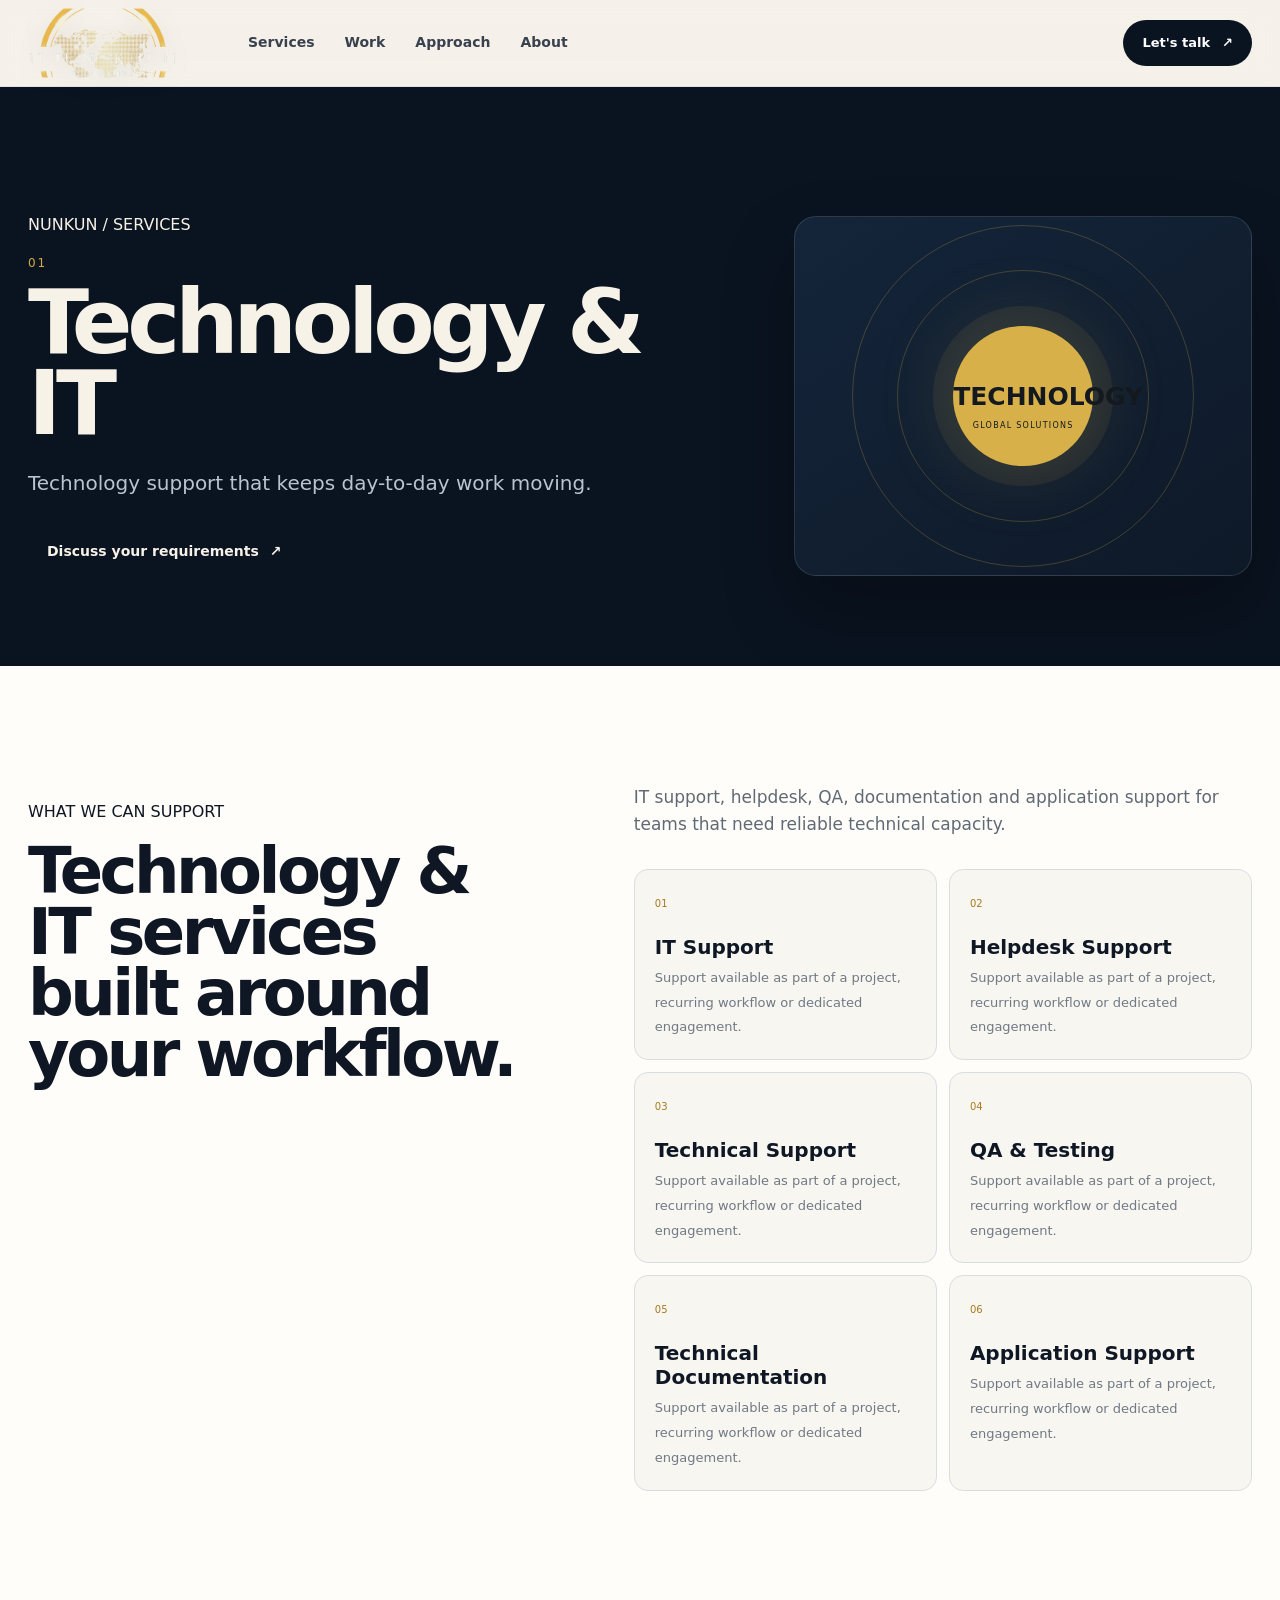
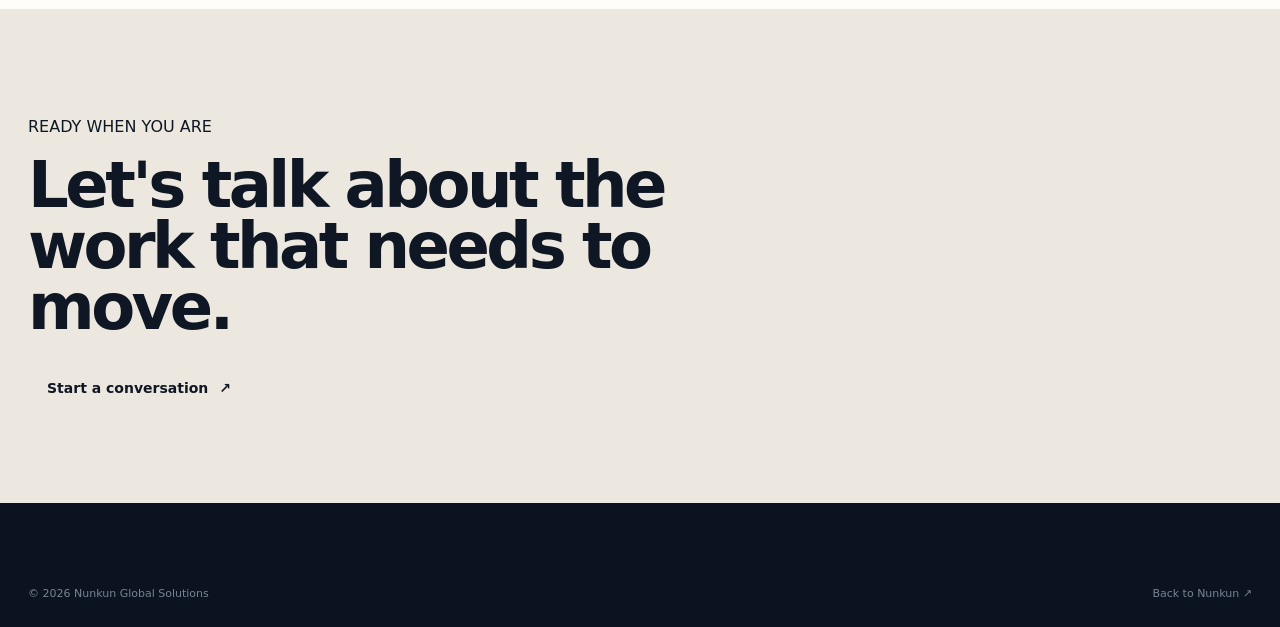
<file: services/technology-it.html>
<!doctype html><html lang="en"><head><meta charset="utf-8"><meta name="viewport" content="width=device-width, initial-scale=1"><meta name="robots" content="index,follow,max-image-preview:large,max-snippet:-1,max-video-preview:-1"><meta name="author" content="Nunkun Global Solutions"><title>Technology & IT | Nunkun Global Solutions</title><meta name="description" content="IT support, helpdesk, QA, documentation and application support for teams that need reliable technical capacity."><link rel="canonical" href="https://nunkun-website-v1.vercel.app/services/technology-it.html"><meta property="og:type" content="website"><meta property="og:title" content="Technology & IT | Nunkun Global Solutions"><meta property="og:description" content="IT support, helpdesk, QA, documentation and application support for teams that need reliable technical capacity."><meta property="og:url" content="https://nunkun-website-v1.vercel.app/services/technology-it.html"><meta property="og:image" content="https://nunkun-website-v1.vercel.app/assets/nunkun-logo.webp"><link rel="icon" href="../assets/nunkun-logo.webp" type="image/webp"><link rel="stylesheet" href="../styles.css"><link rel="stylesheet" href="../service-page.css"></head><body class="service-page"><header class="site-header service-header"><div class="container nav"><a class="brand" href="../index.html" aria-label="Nunkun Global Solutions home"><img src="../assets/nunkun-header-logo-light.webp" alt="Nunkun Global Solutions"></a><nav class="desktop-nav"><a href="../index.html#services">Services</a><a href="../index.html#work">Work</a><a href="../index.html#approach">Approach</a><a href="../index.html#about">About</a></nav><a class="nav-cta" href="../index.html#contact">Let's talk <span>↗</span></a></div></header><main><section class="service-hero"><div class="container service-hero-grid"><div><p class="kicker">NUNKUN / SERVICES</p><p class="service-number">01</p><h1>Technology & IT</h1><p class="service-lead">Technology support that keeps day-to-day work moving.</p><a class="btn btn-gold" href="../index.html#contact">Discuss your requirements <span>↗</span></a></div><div class="service-orb"><div><span>TECHNOLOGY</span><small>GLOBAL SOLUTIONS</small></div></div></div></section><section class="service-body section"><div class="container service-body-grid"><div><p class="kicker">WHAT WE CAN SUPPORT</p><h2>Technology & IT services built around your workflow.</h2></div><div><p class="service-desc">IT support, helpdesk, QA, documentation and application support for teams that need reliable technical capacity.</p><div class="service-detail-grid"><div class="service-detail-card"><span>01</span><strong>IT Support</strong><em>Support available as part of a project, recurring workflow or dedicated engagement.</em></div><div class="service-detail-card"><span>02</span><strong>Helpdesk Support</strong><em>Support available as part of a project, recurring workflow or dedicated engagement.</em></div><div class="service-detail-card"><span>03</span><strong>Technical Support</strong><em>Support available as part of a project, recurring workflow or dedicated engagement.</em></div><div class="service-detail-card"><span>04</span><strong>QA & Testing</strong><em>Support available as part of a project, recurring workflow or dedicated engagement.</em></div><div class="service-detail-card"><span>05</span><strong>Technical Documentation</strong><em>Support available as part of a project, recurring workflow or dedicated engagement.</em></div><div class="service-detail-card"><span>06</span><strong>Application Support</strong><em>Support available as part of a project, recurring workflow or dedicated engagement.</em></div></div></div></div></section><section class="service-cta"><div class="container"><p class="kicker">READY WHEN YOU ARE</p><h2>Let's talk about the work that needs to move.</h2><a class="btn btn-gold" href="../index.html#contact">Start a conversation <span>↗</span></a></div></section></main><footer class="site-footer"><div class="container footer-bottom"><span>© <span id="year"></span> Nunkun Global Solutions</span><a href="../index.html">Back to Nunkun ↗</a></div></footer><script>document.getElementById('year').textContent=new Date().getFullYear();</script></body></html>
</file>
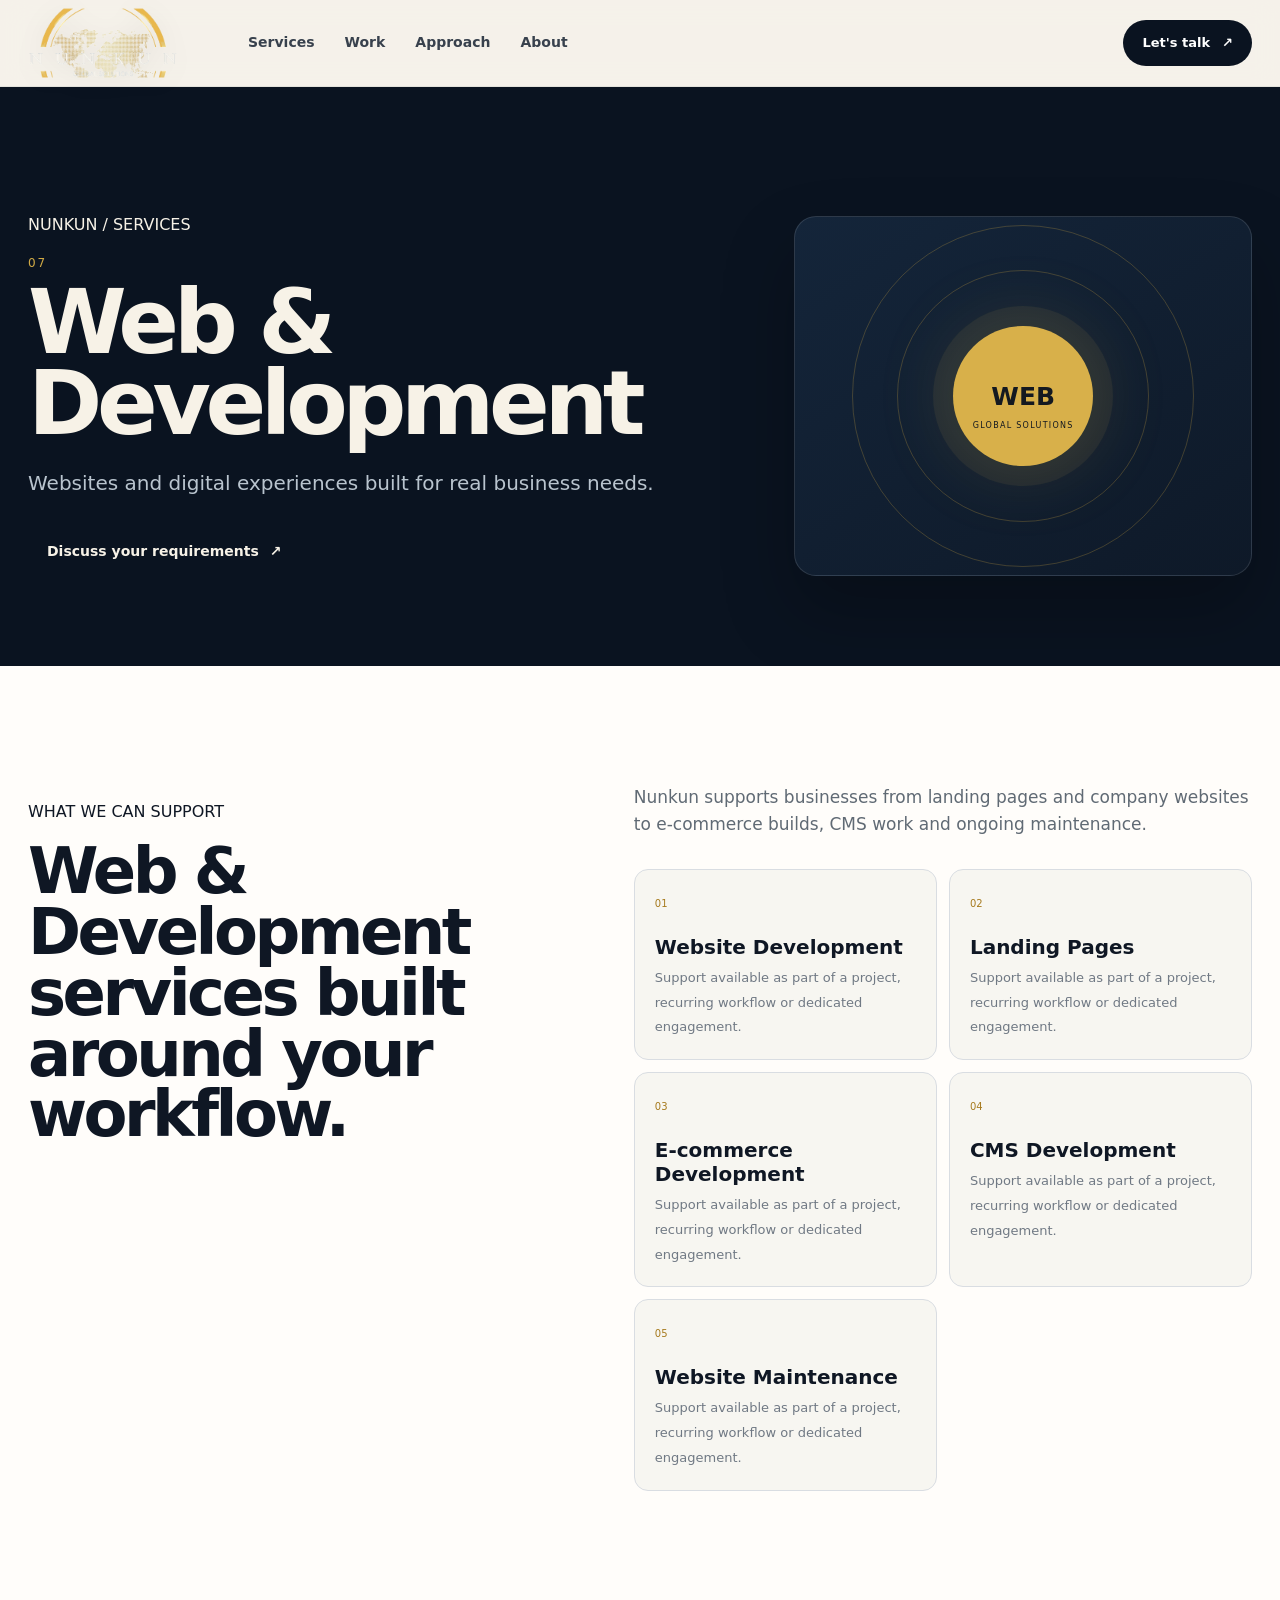
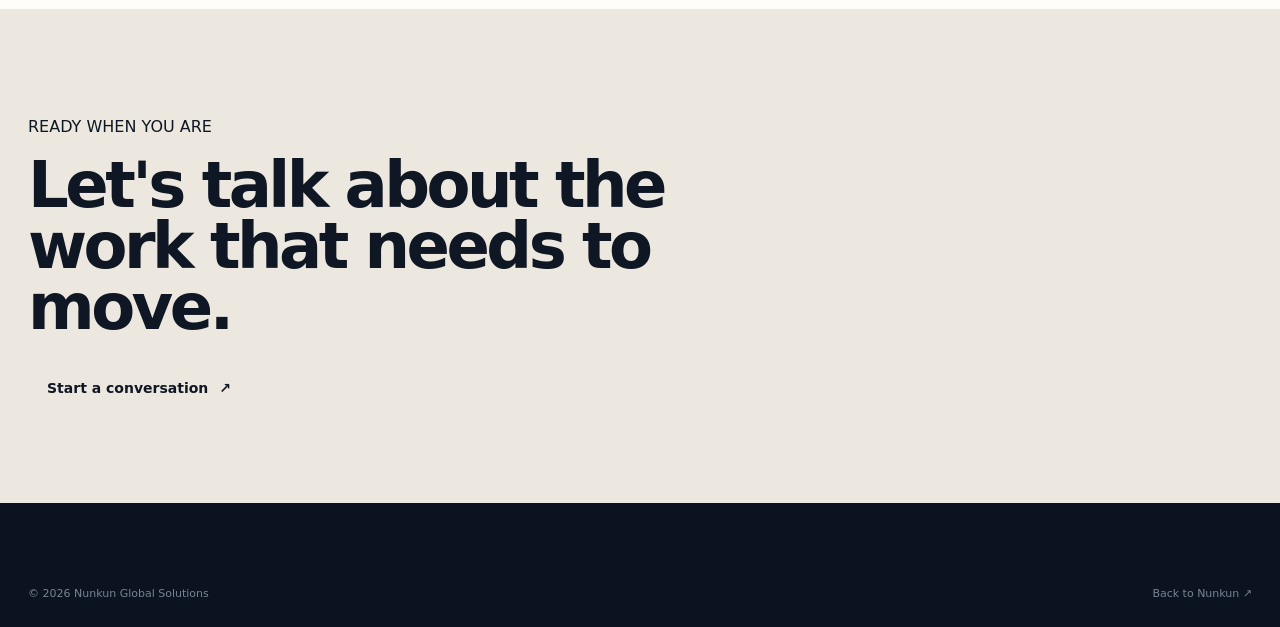
<file: services/web-development.html>
<!doctype html><html lang="en"><head><meta charset="utf-8"><meta name="viewport" content="width=device-width, initial-scale=1"><meta name="robots" content="index,follow,max-image-preview:large,max-snippet:-1,max-video-preview:-1"><meta name="author" content="Nunkun Global Solutions"><title>Web & Development | Nunkun Global Solutions</title><meta name="description" content="Nunkun supports businesses from landing pages and company websites to e-commerce builds, CMS work and ongoing maintenance."><link rel="canonical" href="https://nunkun-website-v1.vercel.app/services/web-development.html"><meta property="og:type" content="website"><meta property="og:title" content="Web & Development | Nunkun Global Solutions"><meta property="og:description" content="Nunkun supports businesses from landing pages and company websites to e-commerce builds, CMS work and ongoing maintenance."><meta property="og:url" content="https://nunkun-website-v1.vercel.app/services/web-development.html"><meta property="og:image" content="https://nunkun-website-v1.vercel.app/assets/nunkun-logo.webp"><link rel="icon" href="../assets/nunkun-logo.webp" type="image/webp"><link rel="stylesheet" href="../styles.css"><link rel="stylesheet" href="../service-page.css"></head><body class="service-page"><header class="site-header service-header"><div class="container nav"><a class="brand" href="../index.html" aria-label="Nunkun Global Solutions home"><img src="../assets/nunkun-header-logo-light.webp" alt="Nunkun Global Solutions"></a><nav class="desktop-nav"><a href="../index.html#services">Services</a><a href="../index.html#work">Work</a><a href="../index.html#approach">Approach</a><a href="../index.html#about">About</a></nav><a class="nav-cta" href="../index.html#contact">Let's talk <span>↗</span></a></div></header><main><section class="service-hero"><div class="container service-hero-grid"><div><p class="kicker">NUNKUN / SERVICES</p><p class="service-number">07</p><h1>Web & Development</h1><p class="service-lead">Websites and digital experiences built for real business needs.</p><a class="btn btn-gold" href="../index.html#contact">Discuss your requirements <span>↗</span></a></div><div class="service-orb"><div><span>WEB</span><small>GLOBAL SOLUTIONS</small></div></div></div></section><section class="service-body section"><div class="container service-body-grid"><div><p class="kicker">WHAT WE CAN SUPPORT</p><h2>Web & Development services built around your workflow.</h2></div><div><p class="service-desc">Nunkun supports businesses from landing pages and company websites to e-commerce builds, CMS work and ongoing maintenance.</p><div class="service-detail-grid"><div class="service-detail-card"><span>01</span><strong>Website Development</strong><em>Support available as part of a project, recurring workflow or dedicated engagement.</em></div><div class="service-detail-card"><span>02</span><strong>Landing Pages</strong><em>Support available as part of a project, recurring workflow or dedicated engagement.</em></div><div class="service-detail-card"><span>03</span><strong>E-commerce Development</strong><em>Support available as part of a project, recurring workflow or dedicated engagement.</em></div><div class="service-detail-card"><span>04</span><strong>CMS Development</strong><em>Support available as part of a project, recurring workflow or dedicated engagement.</em></div><div class="service-detail-card"><span>05</span><strong>Website Maintenance</strong><em>Support available as part of a project, recurring workflow or dedicated engagement.</em></div></div></div></div></section><section class="service-cta"><div class="container"><p class="kicker">READY WHEN YOU ARE</p><h2>Let's talk about the work that needs to move.</h2><a class="btn btn-gold" href="../index.html#contact">Start a conversation <span>↗</span></a></div></section></main><footer class="site-footer"><div class="container footer-bottom"><span>© <span id="year"></span> Nunkun Global Solutions</span><a href="../index.html">Back to Nunkun ↗</a></div></footer><script>document.getElementById('year').textContent=new Date().getFullYear();</script></body></html>
</file>
<file: styles.css>
:root{
  --navy:#0a1320;
  --navy-2:#101c2c;
  --ink:#0f1724;
  --muted:#66717e;
  --line:#d9dee5;
  --paper:#f5f2ea;
  --white:#fffdfa;
  --gold:#d7aa42;
  --gold-deep:#a77b1f;
  --bluegrey:#c5cfda;
  --radius:18px;
  --serif:"Space Grotesk",system-ui,sans-serif;
  --sans:"DM Sans",system-ui,sans-serif;
  --ease:cubic-bezier(.2,.75,.2,1);
}
*{box-sizing:border-box}
html{scroll-behavior:smooth}
body{margin:0;background:var(--paper);color:var(--ink);font-family:var(--sans);line-height:1.55;overflow-x:hidden}
a{color:inherit;text-decoration:none}
img{max-width:100%;display:block}
button,input,select,textarea{font:inherit}
.container{width:min(1240px,calc(100% - 56px));margin:0 auto}
.eyebrow{margin:0 0 18px;font-size:11px;letter-spacing:.18em;font-weight:700;color:#7a8490;text-transform:uppercase}
.dot{display:inline-block;width:8px;height:8px;border-radius:50%;background:var(--gold);margin-right:9px;vertical-align:1px}
.announcement{background:var(--navy);color:#e8edf2;font-size:11px;letter-spacing:.12em;text-transform:uppercase}
.announcement-inner{height:34px;display:flex;align-items:center;justify-content:space-between}
.announcement a{color:#f5df9a;transition:opacity .25s}.announcement a:hover{opacity:.7}
.site-header{position:sticky;top:0;z-index:40;background:rgba(245,242,234,.93);border-bottom:1px solid rgba(20,30,45,.08);backdrop-filter:blur(14px)}
.nav{min-height:86px;display:grid;grid-template-columns:180px 1fr auto;align-items:center;gap:40px}
.brand img{width:150px;height:auto;filter:drop-shadow(0 4px 12px rgba(0,0,0,.08));transition:transform .3s var(--ease)}
.brand:hover img{transform:translateY(-1px)}
.desktop-nav{display:flex;align-items:center;gap:30px}.desktop-nav a,.services-trigger{font-size:14px;font-weight:600;color:#38414d}.desktop-nav a{position:relative}.desktop-nav a:after{content:"";position:absolute;left:0;right:100%;bottom:-7px;height:1px;background:var(--gold);transition:right .3s var(--ease)}.desktop-nav a:hover:after{right:0}
.services-trigger{border:0;background:none;padding:10px 0;cursor:pointer;display:flex;align-items:center;gap:8px}.services-trigger span{font-size:18px;font-weight:400;transition:transform .3s var(--ease)}.services-trigger[aria-expanded="true"] span{transform:rotate(45deg)}
.nav-cta{display:inline-flex;align-items:center;gap:12px;padding:13px 19px;background:var(--navy);color:#fff;border-radius:999px;font-size:13px;font-weight:700;transition:transform .3s var(--ease),background .3s}.nav-cta:hover{transform:translateY(-2px);background:#16263b}
.services-menu{display:none;border-top:1px solid rgba(15,23,36,.07);background:rgba(250,248,243,.98);box-shadow:0 22px 55px rgba(11,18,31,.12)}.services-menu.open{display:block;animation:drop .35s var(--ease)}
@keyframes drop{from{opacity:0;transform:translateY(-8px)}to{opacity:1;transform:none}}
.mega-grid{display:grid;grid-template-columns:310px 1fr;gap:56px;padding:44px 0}.mega-intro h2{font:500 34px/1.04 var(--serif);letter-spacing:-.04em;margin:0 0 18px}.mega-intro h2:after{content:"";display:block;width:66px;height:3px;background:var(--gold);margin-top:22px}.mega-intro .inline-link{margin-top:24px}.mega-list{display:grid;grid-template-columns:repeat(2,minmax(0,1fr));gap:10px}.mega-list a{display:grid;grid-template-columns:34px 1fr 24px;gap:10px;align-items:start;padding:15px 16px;border:1px solid transparent;border-radius:14px;transition:border .25s,background .25s,transform .25s}.mega-list a:hover{border-color:#d8dde3;background:#fff;transform:translateY(-2px)}.mega-list span{font-size:10px;color:#9b6f19}.mega-list strong{display:block;font-size:14px}.mega-list small{display:block;color:#7a8490;font-size:12px;margin-top:3px}.mega-list .arrow{color:#a77b1f;justify-self:end}.mobile-menu{display:none}
.menu-btn{display:none;border:0;background:none;padding:12px}.menu-btn span{display:block;width:25px;height:2px;background:var(--ink);margin:6px 0;transition:.3s}
.hero{position:relative;background:var(--navy);color:#f6f3ea;padding:68px 0 0;overflow:hidden}.hero:before{content:"";position:absolute;inset:0;background:linear-gradient(90deg,rgba(255,255,255,.02) 1px,transparent 1px),linear-gradient(rgba(255,255,255,.02) 1px,transparent 1px);background-size:110px 110px;mask-image:linear-gradient(90deg,rgba(0,0,0,.9),transparent 82%)}
.hero-grid{position:relative;z-index:1;display:grid;grid-template-columns:minmax(0,1fr) minmax(460px,1fr);gap:70px;align-items:center;min-height:650px}.hero-copy{padding:40px 0 80px}.hero .eyebrow{color:#c5cfda}.hero h1{font:600 clamp(64px,7vw,114px)/.88 var(--serif);letter-spacing:-.065em;margin:0;max-width:720px}.hero h1 em{font-style:normal;color:#dbb34f}.hero-lead{max-width:630px;color:#c4ccd7;font-size:18px;line-height:1.7;margin:28px 0 30px}.hero-actions{display:flex;gap:12px;flex-wrap:wrap}.btn{display:inline-flex;align-items:center;justify-content:center;gap:11px;padding:14px 19px;border-radius:999px;font-size:14px;font-weight:700;transition:transform .3s var(--ease),box-shadow .3s}.btn:hover{transform:translateY(-2px)}.btn-primary{background:var(--gold);color:#161616;box-shadow:0 12px 28px rgba(214,171,67,.18)}.btn-secondary{border:1px solid rgba(255,255,255,.2);color:#fff;background:transparent}.hero-meta{display:flex;gap:22px;flex-wrap:wrap;margin-top:30px;color:#95a2b0;font-size:10px;letter-spacing:.18em}.hero-meta span{position:relative}.hero-meta span:not(:last-child):after{content:"";width:4px;height:4px;border-radius:50%;background:#6c7887;position:absolute;right:-13px;top:50%}
.hero-panel{background:#111d2d;border:1px solid rgba(255,255,255,.09);border-radius:22px;padding:22px;box-shadow:0 28px 70px rgba(0,0,0,.28);transform:translateY(10px)}.panel-top,.panel-foot{display:flex;align-items:center;justify-content:space-between;color:#7d8a99;font-size:10px;letter-spacing:.17em;text-transform:uppercase}.service-rail{margin:18px 0}.service-item{display:grid;grid-template-columns:38px 1fr 24px;gap:12px;align-items:center;padding:18px 16px;border-bottom:1px solid rgba(255,255,255,.08);border-radius:12px;color:#f4f5f7;transition:transform .28s var(--ease),background .28s,opacity .28s,box-shadow .28s}.service-item:first-child{border-top:1px solid rgba(255,255,255,.08)}.service-item:hover,.service-item.active{background:#1b2a3d;transform:translateX(8px);box-shadow:inset 3px 0 var(--gold)}.service-item .num{font-size:10px;color:#b48a2a}.service-item strong{display:block;font-size:15px}.service-item small{color:#8592a1;font-size:11px}.service-item .arrow{color:#d5ae4c}.service-rail:hover .service-item:not(:hover){opacity:.54}.panel-foot{padding-top:8px;color:#657286}.hero-bottom-line{border-top:1px solid rgba(255,255,255,.08);padding:17px 0}.hero-bottom-line .container{display:flex;gap:16px;align-items:center;color:#8290a1;font-size:10px;letter-spacing:.18em}.hero-bottom-line .line{height:1px;background:rgba(255,255,255,.15);flex:1}
.marquee-strip{background:#d3a83f;color:#151b23;overflow:hidden;border-bottom:1px solid rgba(15,23,36,.12)}.marquee-track{display:flex;gap:42px;white-space:nowrap;padding:13px 0;font-size:11px;letter-spacing:.22em;font-weight:700;width:max-content;animation:marquee 24s linear infinite}.marquee-track span:before{content:"•";margin-right:42px;opacity:.5}@keyframes marquee{to{transform:translateX(-50%)}}
.section{padding:118px 0}.two-col{display:grid;grid-template-columns:1.05fr .95fr;gap:100px;align-items:start}.intro{background:#fffdfa}.intro h2,.approach h2,.why h2,.contact h2{font:600 clamp(46px,5vw,78px)/.95 var(--serif);letter-spacing:-.055em;margin:0}.intro h2 em,.approach h2 em,.why h2 em{font-style:normal;color:#a77b1f}.copy-column{max-width:620px;font-size:17px;color:#5e6772}.copy-column p{margin:0 0 22px}.inline-link{display:inline-flex;gap:10px;align-items:center;color:#161c24;font-weight:700;font-size:14px;border-bottom:1px solid #b4bac2;padding-bottom:5px}.inline-link span{color:#a77b1f}
.services{background:#ece8df}.section-head{display:flex;justify-content:space-between;gap:60px;align-items:end;margin-bottom:42px}.section-head h2{font:600 clamp(45px,4.8vw,70px)/.98 var(--serif);letter-spacing:-.05em;max-width:780px;margin:0}.section-head>p{max-width:380px;color:#6d7681;margin:0}.service-grid{display:grid;grid-template-columns:repeat(2,1fr);gap:12px}.service-card{display:grid;grid-template-columns:38px 1fr 24px;gap:14px;align-items:start;padding:28px 26px;background:#f8f5ee;border:1px solid #d9d5ca;border-radius:16px;min-height:180px;transition:transform .35s var(--ease),background .35s,border-color .35s,box-shadow .35s}.service-card:hover{transform:translateY(-5px);background:#fffdfa;border-color:#c7ae68;box-shadow:0 20px 42px rgba(22,28,36,.08)}.service-card span:first-child{font-size:11px;color:#a77b1f}.service-card h3{font:600 25px/1.1 var(--serif);margin:0 0 10px}.service-card p{color:#707983;font-size:14px;max-width:470px;margin:0}.service-card .card-arrow{justify-self:end;color:#a77b1f}.service-card-wide{grid-column:1/-1;min-height:150px}
 .work{background:#fffdfa}
.work-slider{position:relative}
.work-viewport{overflow:hidden;border-top:1px solid #d8dde3;border-bottom:1px solid #d8dde3}
.work-track{display:flex;transition:transform .72s var(--ease);will-change:transform}
.work-slide{flex:0 0 100%;padding:0 0 10px;display:grid;grid-template-columns:minmax(0,1.35fr) minmax(280px,.65fr);gap:38px;align-items:stretch;opacity:.44;transform:scale(.985);transition:opacity .45s var(--ease),transform .45s var(--ease)}
.work-slide.is-active{opacity:1;transform:none}
.work-visual{min-height:430px;padding:24px;border-right:1px solid #e0e3e7}
.work-visual-web{background:linear-gradient(145deg,#101c2b 0%,#17283b 62%,#cfa543 160%)}
.work-visual-legal{background:#ece7dc}.work-visual-data{background:#e8edf1}.work-visual-creative{background:#151f2d}
.work-slide-meta{padding:28px 32px 28px 8px;display:flex;flex-direction:column;justify-content:space-between}
.work-slide-meta>div span{font-size:10px;letter-spacing:.16em;color:#8a949f}.work-slide-meta h3{font:600 clamp(30px,3.4vw,54px)/.98 var(--serif);letter-spacing:-.045em;margin:14px 0 12px}.work-slide-meta p{font-size:15px;line-height:1.65;color:#69737e;max-width:420px;margin:0}
.work-slide-meta .inline-link{align-self:flex-start;margin-top:28px}.work-controls{display:flex;align-items:center;justify-content:space-between;gap:24px;padding-top:18px}.work-progress{height:2px;background:#dfe3e7;flex:1;position:relative;overflow:hidden}.work-progress-fill{display:block;width:25%;height:100%;background:var(--gold);transition:transform .72s var(--ease);transform-origin:left center}.work-nav{display:flex;align-items:center;gap:14px}.work-arrow{width:42px;height:42px;border:1px solid #cfd5dc;background:#fff;border-radius:50%;cursor:pointer;color:#1a2430;transition:transform .25s var(--ease),background .25s,border-color .25s}.work-arrow:hover{transform:translateY(-2px);background:#f3efe4;border-color:#c8ae65}.work-count{min-width:68px;text-align:center;font-size:11px;letter-spacing:.12em;color:#87909a}.work-count b{color:#151e29}
.creative-art{height:100%;min-height:360px;border:1px solid rgba(255,255,255,.13);border-radius:14px;position:relative;overflow:hidden;padding:28px;color:#f5f1e7;background:linear-gradient(135deg,#0d1520,#1a2b3d)}.creative-art>span{font-size:10px;letter-spacing:.18em;color:#d6b45b}.creative-art>b{display:block;font:600 clamp(46px,6vw,86px)/.86 var(--serif);letter-spacing:-.06em;margin-top:52px}.creative-art i{position:absolute;border:1px solid rgba(214,180,91,.6);border-radius:50%}.creative-art i:nth-of-type(1){width:220px;height:220px;right:-45px;top:40px}.creative-art i:nth-of-type(2){width:150px;height:150px;right:28px;bottom:-20px;border-color:rgba(255,255,255,.25)}.creative-art i:nth-of-type(3){width:76px;height:76px;right:105px;top:118px;background:rgba(213,177,77,.18);border-color:#d5af51}
.work-slide .mock-browser,.work-slide .document-art,.work-slide .data-art{height:100%;min-height:360px;margin:0}
@media(max-width:1100px){.work-slide{grid-template-columns:1fr;gap:0}.work-visual{border-right:0;border-bottom:1px solid #e0e3e7}.work-slide-meta{padding:24px 22px 28px}.work-slide-meta .inline-link{margin-top:22px}}
@media(max-width:820px){.work-slide{opacity:1;transform:none}.work-track{transition:transform .58s cubic-bezier(.22,.72,.2,1)}.work-visual{min-height:330px;padding:16px}.work-slide .mock-browser,.work-slide .document-art,.work-slide .data-art,.creative-art{min-height:300px}.work-slide-meta{padding:22px 18px 26px}.work-slide-meta h3{font-size:40px}.work-controls{padding-top:14px}.work-arrow{width:38px;height:38px}}
@media(max-width:520px){.work-slide-meta h3{font-size:34px}.work-slide-meta p{font-size:14px}.work-visual{min-height:280px}.work-slide .mock-browser,.work-slide .document-art,.work-slide .data-art,.creative-art{min-height:260px}.work-controls{gap:12px}.work-progress{min-width:80px}}
.approach{background:var(--navy);color:#f4f2ec}.approach .eyebrow{color:#95a2b0}.steps{border-top:1px solid rgba(255,255,255,.13)}.step{display:grid;grid-template-columns:54px 1fr;gap:16px;padding:22px 0;border-bottom:1px solid rgba(255,255,255,.13);transition:padding .3s var(--ease)}.step:hover{padding-left:8px}.step>span{color:#d4ab45;font-size:11px}.step h3{font:500 24px var(--serif);margin:0 0 6px}.step p{margin:0;color:#8d9aa7;font-size:14px}
.why{background:#eeeae1}.why-grid{display:grid;grid-template-columns:1fr 1fr;gap:120px;margin-top:34px}.why-list>div{display:grid;grid-template-columns:40px 1fr;column-gap:14px;padding:22px 0;border-top:1px solid #cfcac1}.why-list span{font-size:11px;color:#a77b1f}.why-list h3{margin:0 0 5px;font:600 22px var(--serif)}.why-list p{grid-column:2;margin:0;color:#6c747d;font-size:14px}
.contact{background:#151f2d;color:#f6f2e8}.contact-box{display:grid;grid-template-columns:1fr 1fr;gap:100px;align-items:start}.contact .eyebrow{color:#93a0ae}.contact h2{max-width:620px}.contact-box>div>p:last-child{color:#aab4be;max-width:520px;font-size:16px}.contact-form{display:grid;gap:15px}.contact-form label{font-size:11px;letter-spacing:.12em;color:#93a0ae;text-transform:uppercase}.contact-form input,.contact-form select,.contact-form textarea{display:block;width:100%;margin-top:8px;border:1px solid rgba(255,255,255,.15);background:rgba(255,255,255,.04);color:#fff;border-radius:10px;padding:14px 15px;outline:none;resize:vertical}.contact-form input::placeholder,.contact-form textarea::placeholder{color:#6f7d8b}.contact-form select option{color:#111;background:#fff}.contact-form .btn{border:0;cursor:pointer;width:max-content}
.site-footer{background:#0b1320;color:#d7dde3;padding:64px 0 24px}.footer-top{display:grid;grid-template-columns:1.1fr .9fr;gap:100px;padding-bottom:50px;border-bottom:1px solid rgba(255,255,255,.1)}.footer-logo{width:156px;margin-bottom:18px}.footer-top p{max-width:460px;color:#8f9aa7}.footer-links{display:grid;grid-template-columns:1fr 1fr;gap:60px}.footer-links div{display:flex;flex-direction:column;gap:9px}.footer-links span{font-size:9px;letter-spacing:.16em;color:#84919e;margin-bottom:5px}.footer-links a{font-size:13px;color:#d3d9df}.footer-links a:hover{color:#d9b04f}.footer-bottom{display:flex;justify-content:space-between;padding-top:18px;color:#778492;font-size:11px}
.reveal{opacity:0;transform:translateY(24px);transition:opacity .8s var(--ease),transform .8s var(--ease)}.reveal.in{opacity:1;transform:none}.reveal-delay{transition-delay:.12s}
@media(max-width:1100px){.container{width:min(100% - 40px,1000px)}.nav{grid-template-columns:150px 1fr auto;gap:20px}.desktop-nav{gap:22px}.hero-grid{grid-template-columns:1fr;gap:20px}.hero-copy{padding-bottom:10px}.hero-panel{max-width:760px;width:100%;margin-left:auto}.section{padding:92px 0}.two-col,.contact-box{grid-template-columns:1fr;gap:52px}.why-grid{gap:50px}.work-grid{grid-template-columns:1fr 1fr}.work-card-large{grid-column:1/-1}}
@media(max-width:820px){.announcement-inner{height:auto;min-height:34px;padding:8px 0;gap:12px}.announcement-inner a{display:none}.desktop-nav,.nav-cta{display:none}.nav{grid-template-columns:1fr auto;min-height:74px}.brand img{width:126px}.menu-btn{display:block}.hero{padding-top:46px}.hero h1{font-size:clamp(52px,14vw,82px)}.hero-lead{font-size:16px}.hero-grid{min-height:0}.hero-panel{padding:16px}.service-grid{grid-template-columns:1fr}.service-card-wide{grid-column:auto}.section-head{display:block}.section-head>p{margin-top:18px}.work-grid{grid-template-columns:1fr}.mega-grid{grid-template-columns:1fr;padding:28px 0}.mega-list{grid-template-columns:1fr}.services-menu{position:absolute;left:0;right:0}.mobile-menu{display:none;background:#f7f4ee;border-top:1px solid #ddd8cf;padding:20px 28px}.mobile-menu.open{display:flex;flex-direction:column}.mobile-menu>a{padding:12px 0;border-bottom:1px solid #dedad1;font-size:17px;font-weight:600}.mobile-menu details{padding-top:14px}.mobile-menu details a{display:block;padding:8px 0;color:#5f6871}.hero-bottom-line .container span:last-child{display:none}}
@media(max-width:520px){.container{width:min(100% - 26px,100%)}.nav{min-height:68px}.brand img{width:112px}.hero{padding-top:34px}.hero h1{font-size:52px}.hero-copy{padding-bottom:18px}.hero-meta{gap:13px}.hero-meta span:not(:last-child):after{right:-9px}.hero-panel{border-radius:16px}.service-item{grid-template-columns:28px 1fr 18px;padding:15px 10px}.service-item strong{font-size:14px}.service-item small{font-size:10px}.panel-top,.panel-foot{font-size:9px}.section{padding:78px 0}.intro h2,.approach h2,.why h2,.contact h2{font-size:46px}.section-head h2{font-size:44px}.mock-body strong{font-size:30px}.footer-top{grid-template-columns:1fr;gap:36px}.footer-links{grid-template-columns:1fr 1fr;gap:22px}.footer-bottom{flex-direction:column;gap:8px}}
@media(prefers-reduced-motion:reduce){html{scroll-behavior:auto}.reveal{opacity:1;transform:none;transition:none}.marquee-track{animation:none}.service-card,.service-item,.step{transition:none}}
</file>
<file: service-page.css>
.service-page{background:var(--paper);color:var(--ink)}
.service-header{position:sticky}
.service-hero{background:var(--navy);color:#f7f2e7;padding:110px 0 90px;overflow:hidden}
.service-hero-grid{display:grid;grid-template-columns:1.2fr .8fr;gap:80px;align-items:end}
.service-hero h1{font:600 clamp(58px,7vw,106px)/.9 var(--serif);letter-spacing:-.06em;margin:0;max-width:850px}
.service-lead{color:#b9c4ce;font-size:20px;max-width:680px;margin:24px 0 28px}.service-number{font-size:12px;letter-spacing:.16em;color:#d1aa45;margin:10px 0 10px}
.service-orb{min-height:360px;border:1px solid rgba(255,255,255,.12);border-radius:22px;background:linear-gradient(145deg,#14253a,#0e1928);display:grid;place-items:center;box-shadow:0 35px 70px rgba(0,0,0,.25);position:relative;overflow:hidden}.service-orb:before,.service-orb:after{content:"";position:absolute;border:1px solid rgba(215,170,66,.25);border-radius:50%}.service-orb:before{width:250px;height:250px}.service-orb:after{width:340px;height:340px}.service-orb>div{position:relative;z-index:2;width:140px;height:140px;border-radius:50%;display:grid;place-items:center;background:#d8b04a;color:#141920;box-shadow:0 0 0 20px rgba(216,176,74,.08),0 0 80px rgba(216,176,74,.18)}.service-orb span{font:700 25px var(--serif)}.service-orb small{position:absolute;bottom:34px;font-size:8px;letter-spacing:.16em}
.service-body{background:#fffdfa}.service-body-grid{display:grid;grid-template-columns:.9fr 1.1fr;gap:100px}.service-body h2{font:600 clamp(46px,5vw,72px)/.95 var(--serif);letter-spacing:-.055em;margin:0}.service-desc{font-size:17px;color:#606a74;margin-top:0}.service-detail-grid{display:grid;grid-template-columns:1fr 1fr;gap:12px;margin-top:32px}.service-detail-card{border:1px solid #d9dde2;padding:20px;border-radius:14px;min-height:160px;background:#f7f6f1;transition:transform .3s var(--ease),border .3s,background .3s}.service-detail-card:hover{transform:translateY(-4px);border-color:#d4bb75;background:#fffdfa}.service-detail-card span{font-size:10px;color:#a77b1f}.service-detail-card strong{display:block;font:600 20px var(--serif);margin:20px 0 6px}.service-detail-card em{font-style:normal;color:#707984;font-size:13px;line-height:1.5}.service-cta{background:#ece8df;padding:90px 0}.service-cta h2{font:600 clamp(46px,5vw,72px)/.95 var(--serif);letter-spacing:-.055em;max-width:780px;margin:12px 0 26px}
@media(max-width:900px){.service-hero-grid,.service-body-grid{grid-template-columns:1fr;gap:44px}.service-detail-grid{grid-template-columns:1fr}.service-orb{min-height:280px}}
@media(max-width:520px){.service-hero{padding:75px 0 55px}.service-hero h1{font-size:55px}.service-lead{font-size:17px}.service-detail-grid{gap:10px}.service-detail-card{min-height:145px}}
</file>
